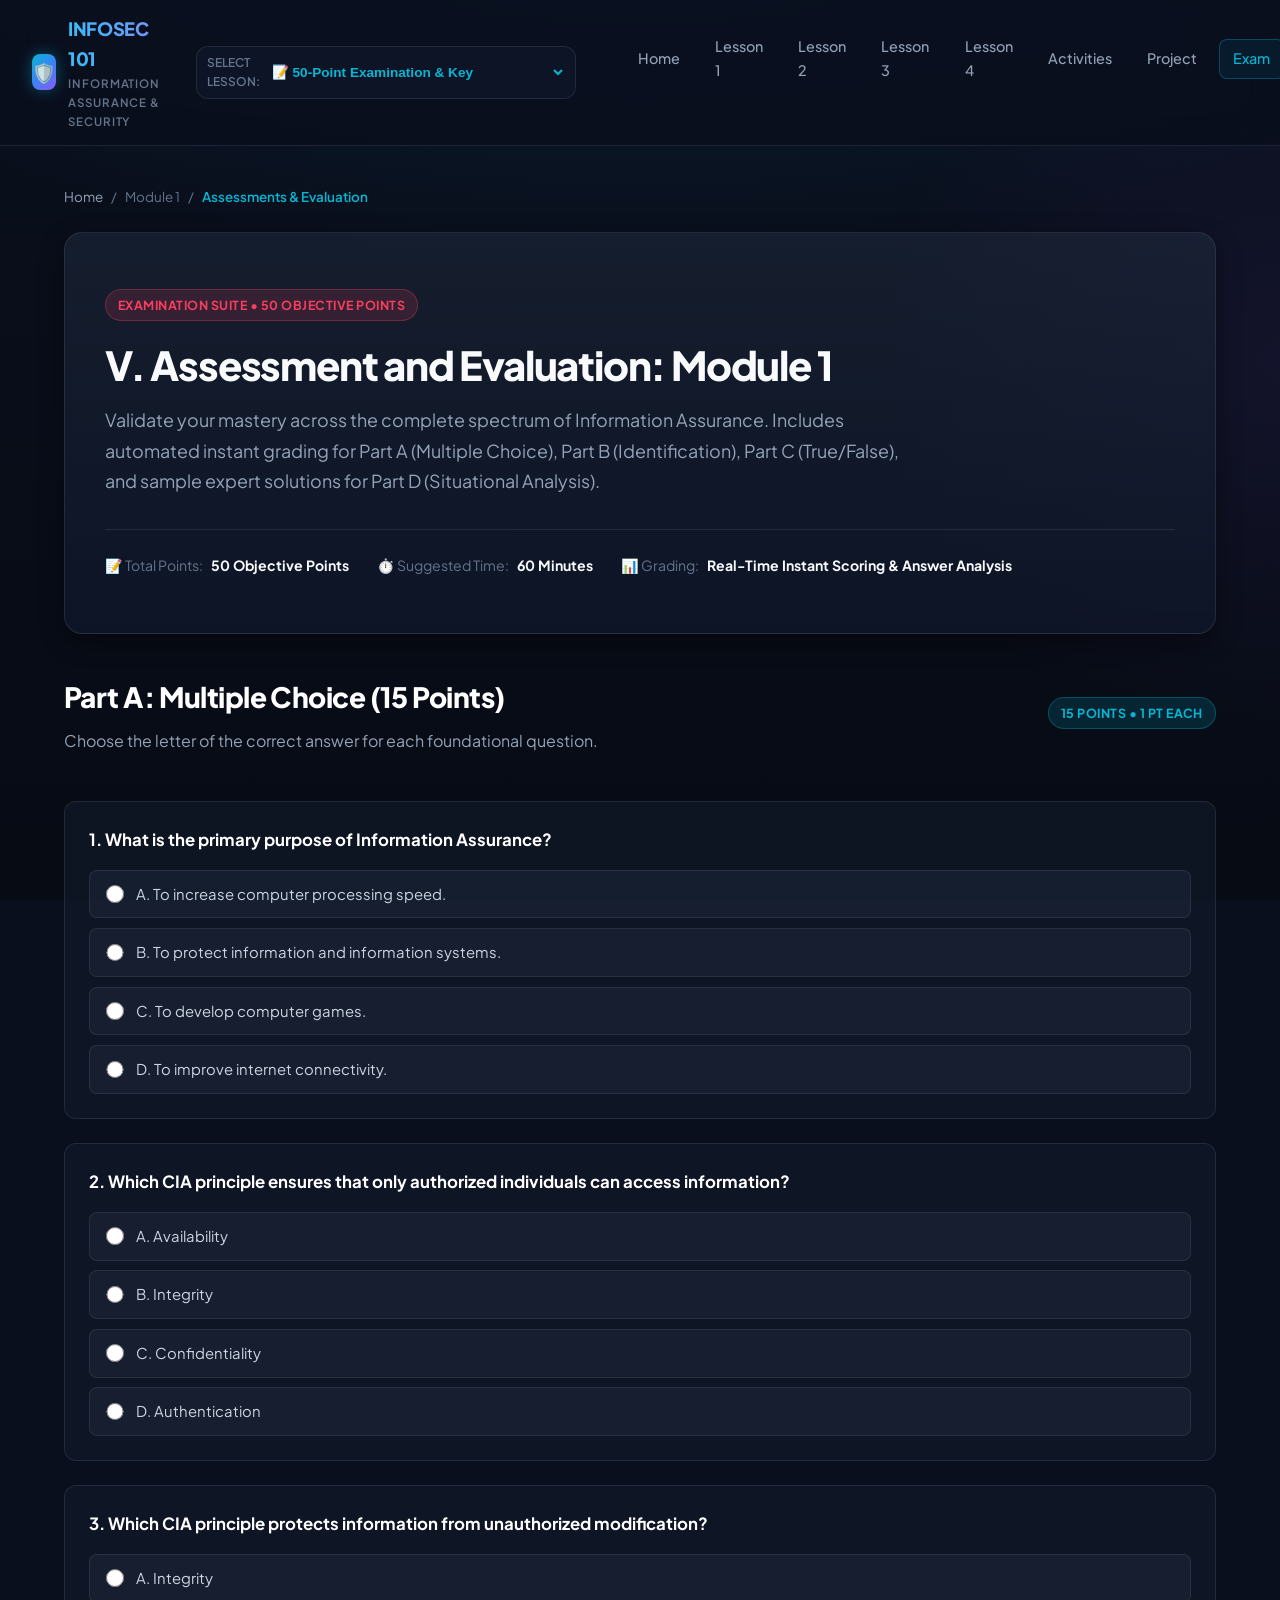
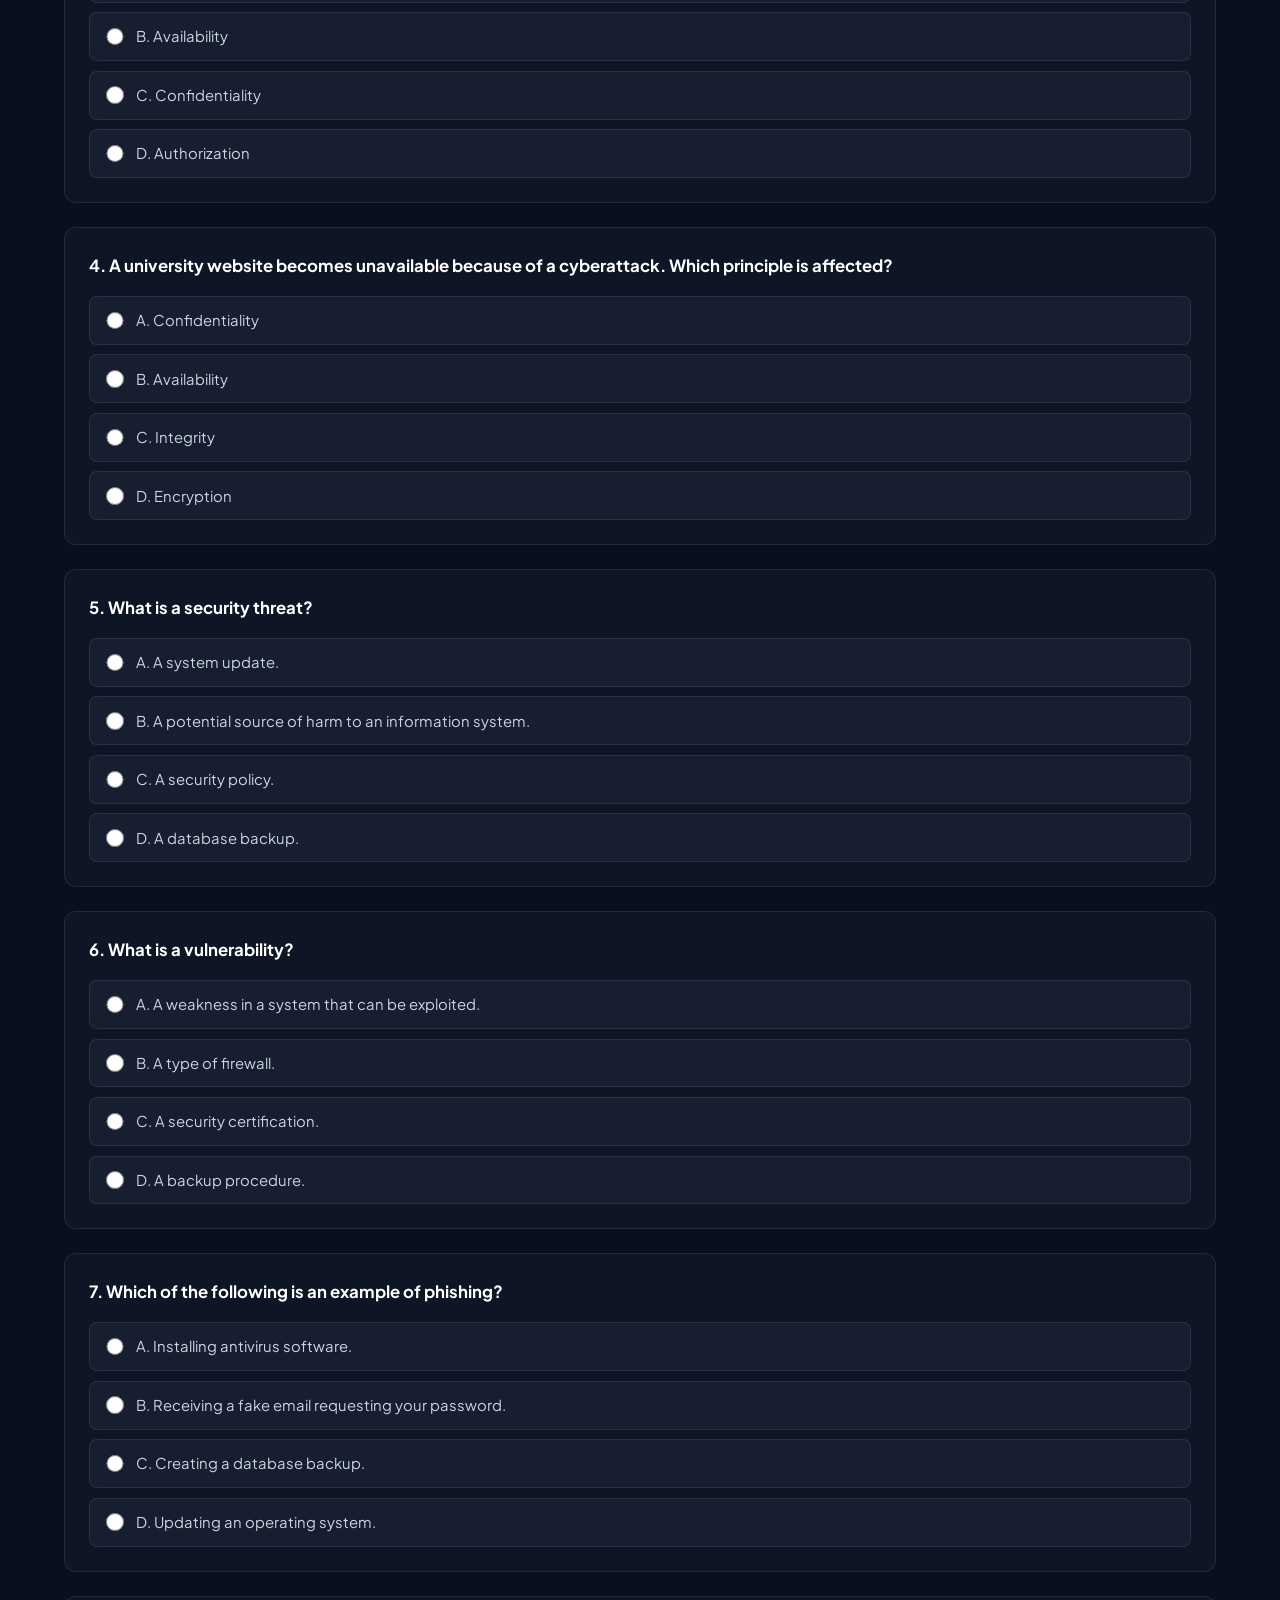
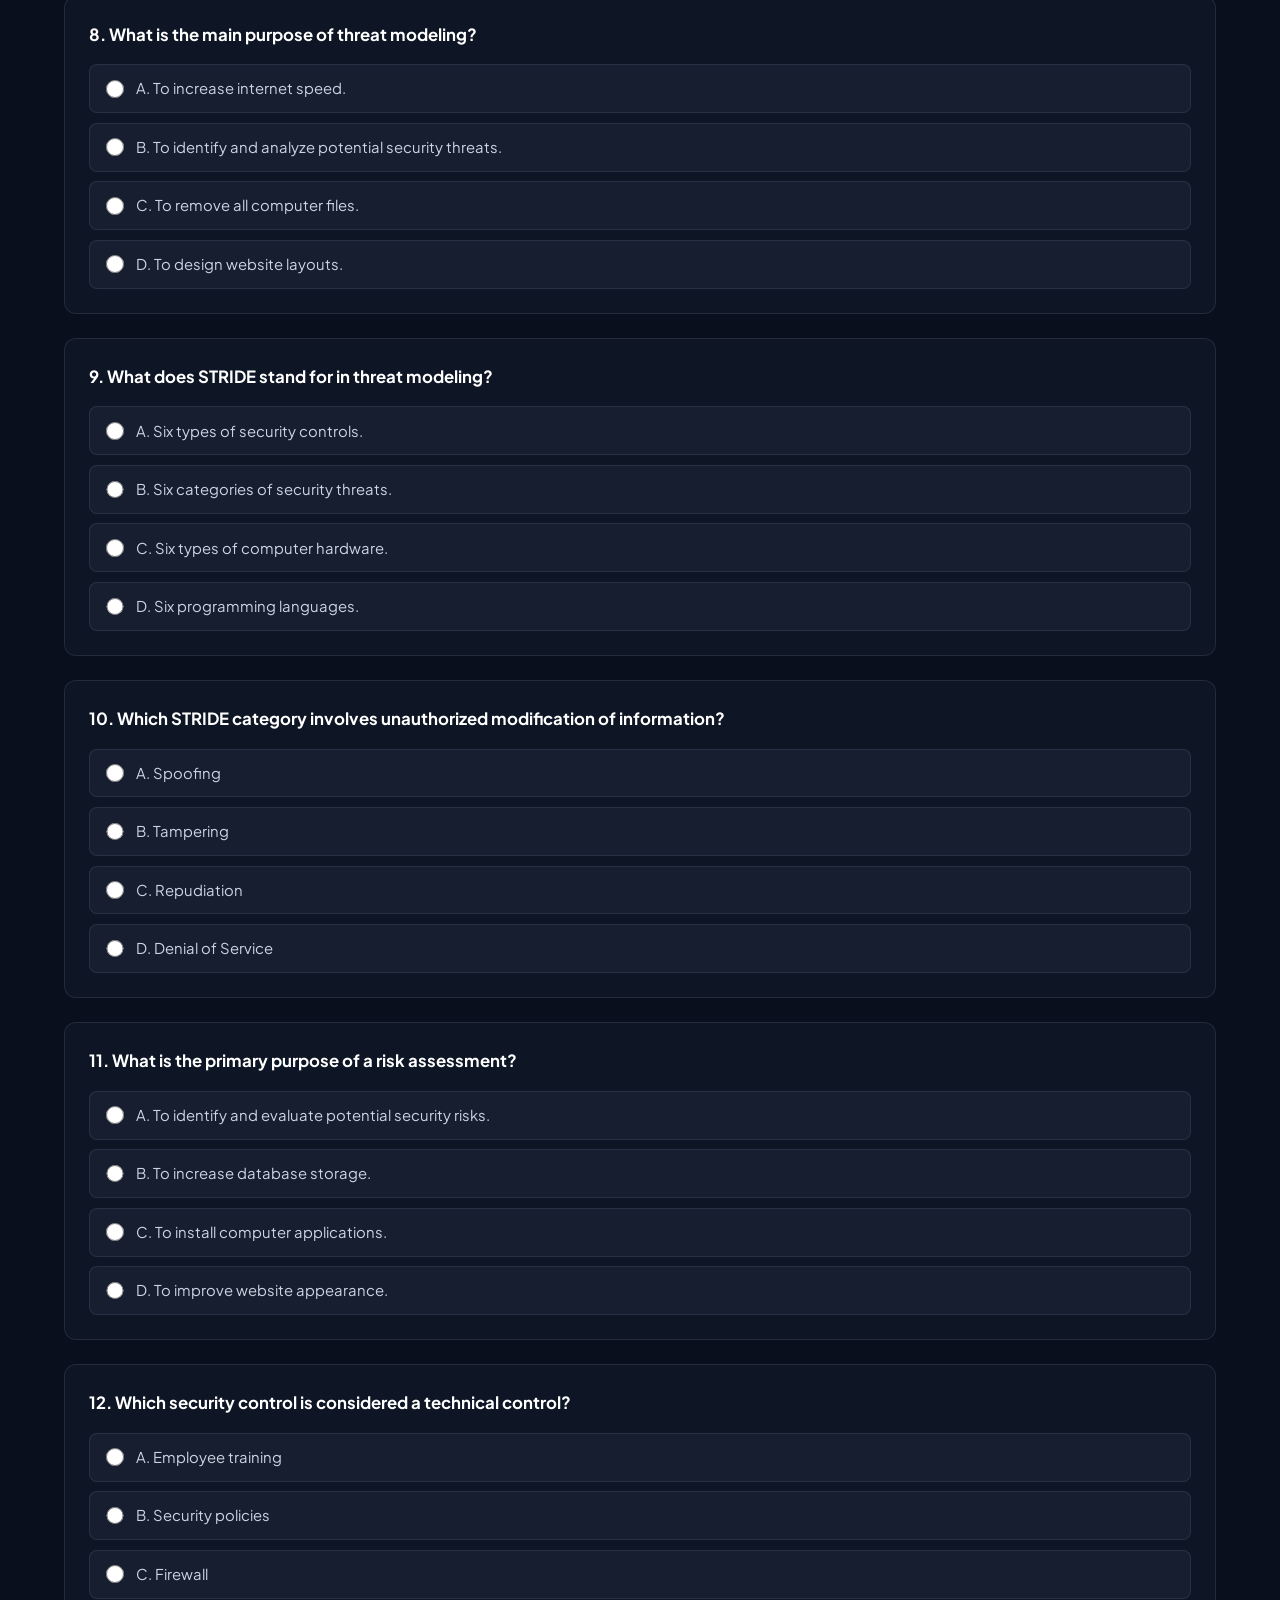
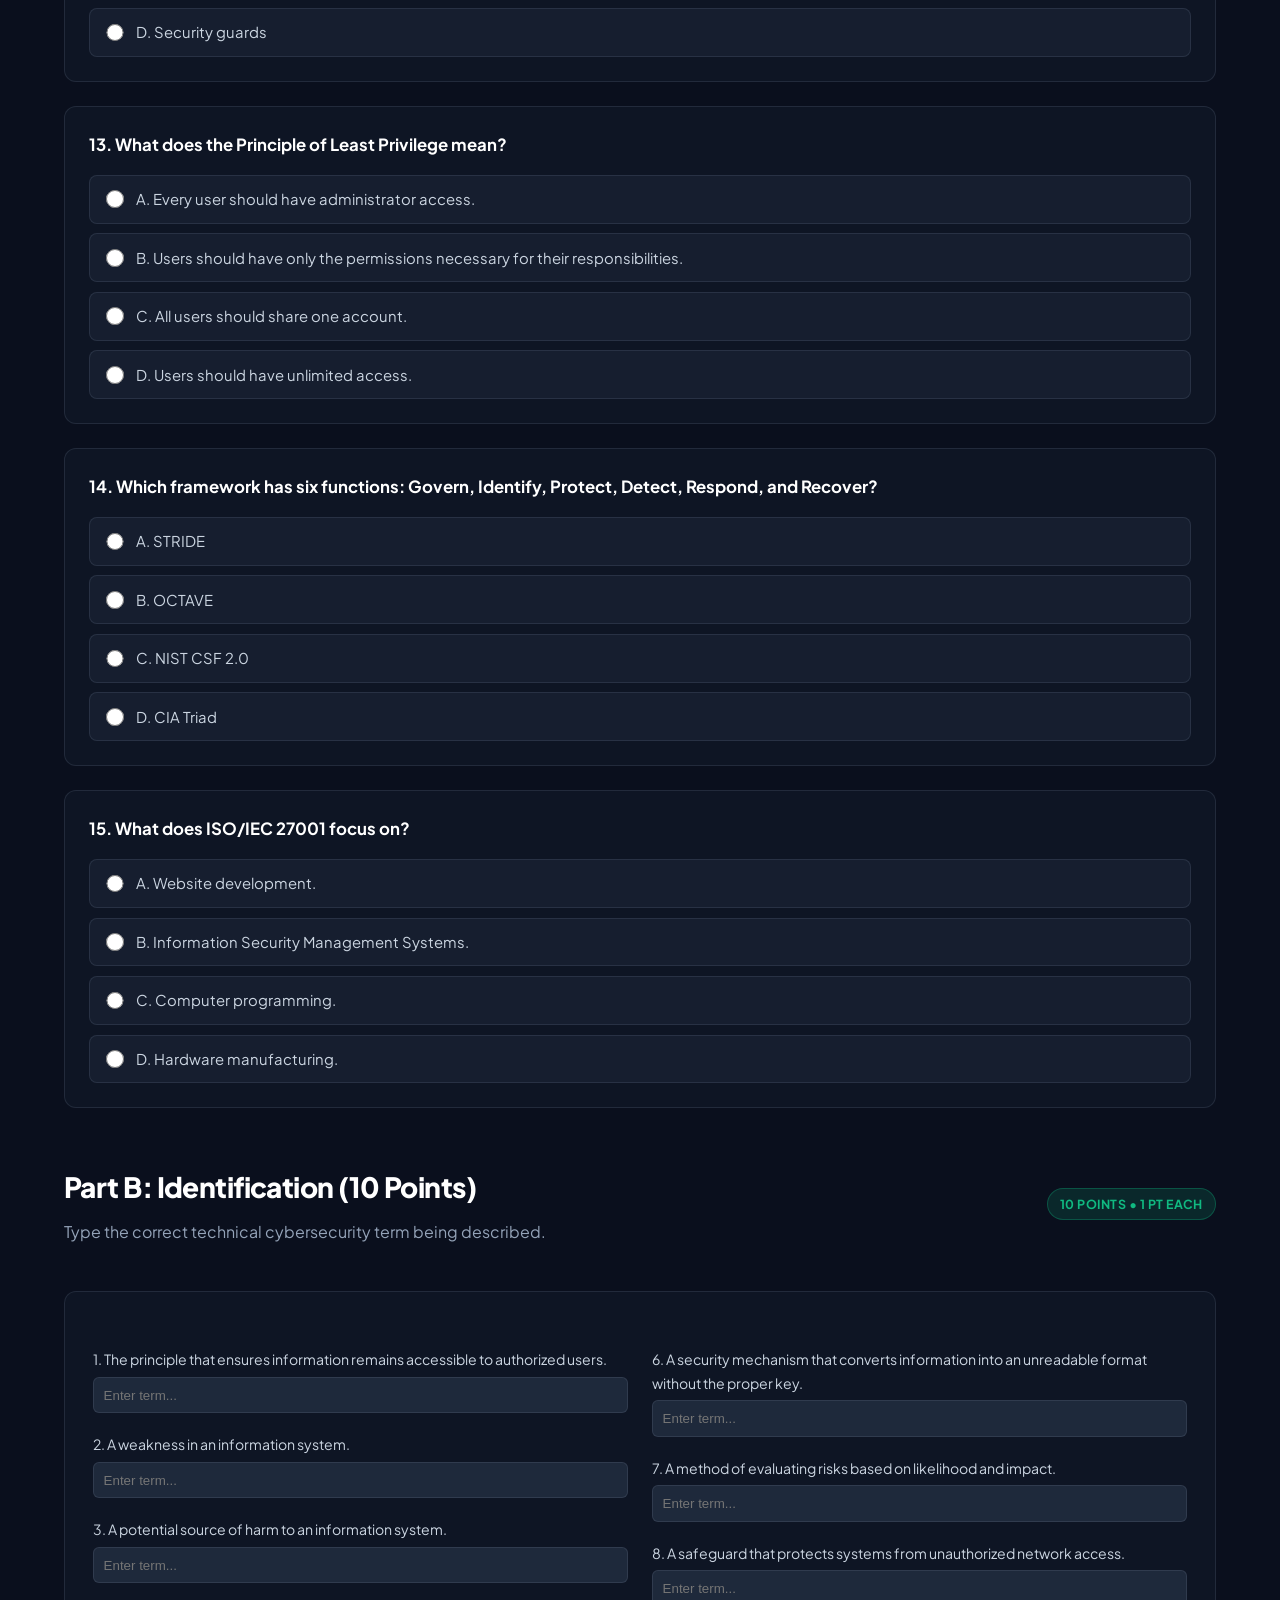
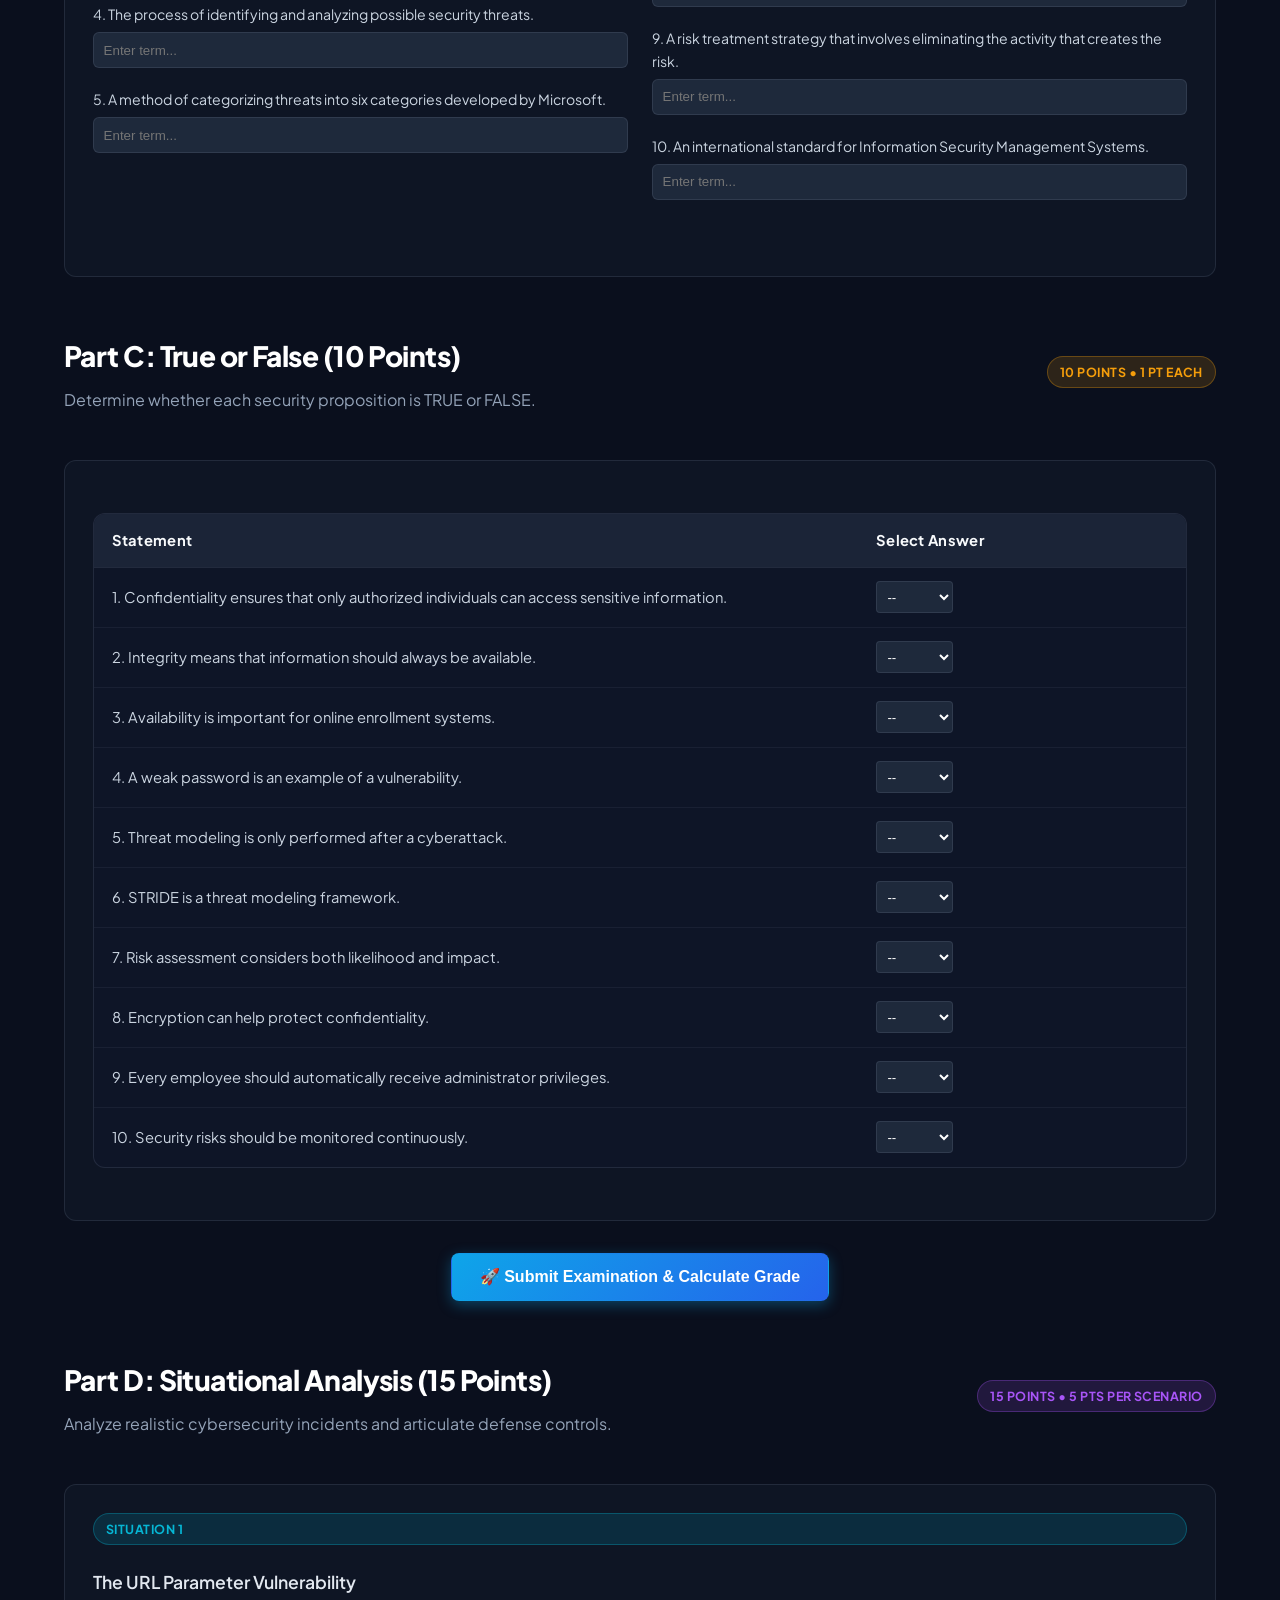
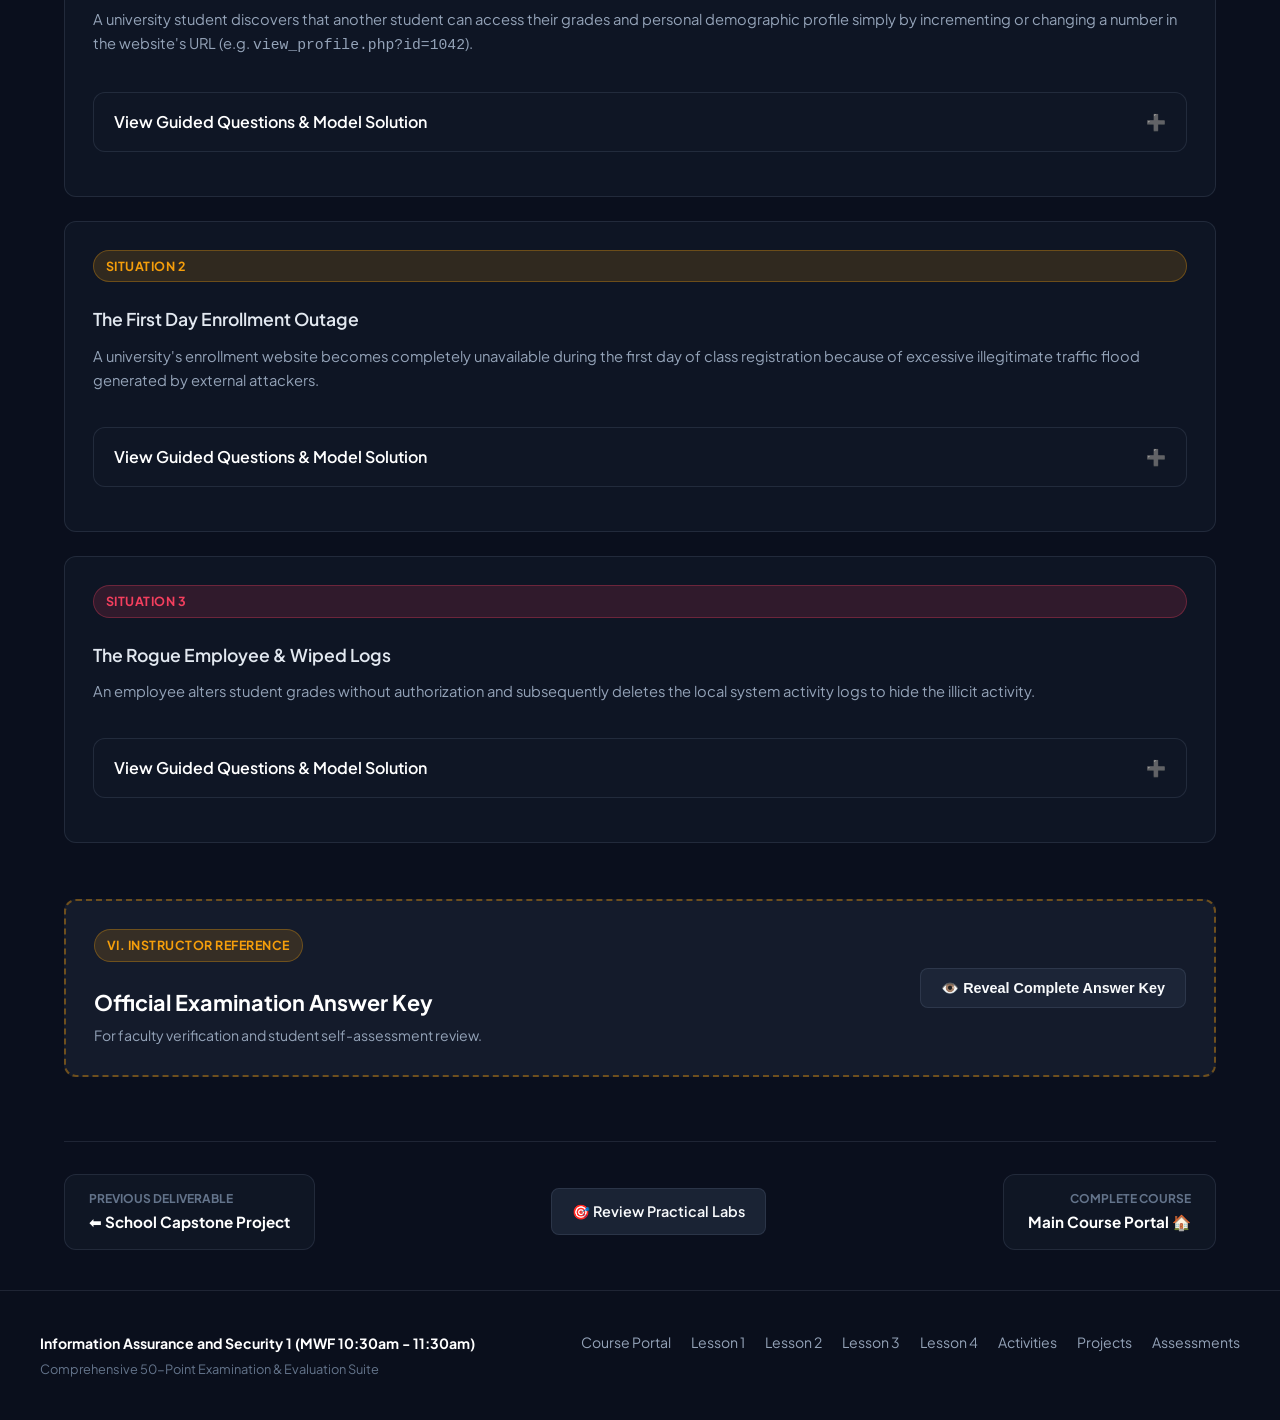
<file: Assessments/index.html>
<!DOCTYPE html>
<html lang="en">
<head>
  <meta charset="UTF-8">
  <meta name="viewport" content="width=device-width, initial-scale=1.0">
  <title>Assessment &amp; Examination | INFOSEC 101</title>
  <link rel="stylesheet" href="../assets/css/style.css">
  <link rel="preconnect" href="https://fonts.googleapis.com">
  <link rel="preconnect" href="https://fonts.gstatic.com" crossorigin>
  <link href="https://fonts.googleapis.com/css2?family=Fira+Code:wght@400;600&family=Plus+Jakarta+Sans:wght@400;500;600;700;800&display=swap" rel="stylesheet">
</head>
<body>
  <div id="progress-bar"></div>

  <!-- Header Navigation -->
  <header class="navbar">
    <a href="../index.html" class="nav-brand">
      <div class="brand-icon">🛡️</div>
      <div class="brand-title">
        <span>INFOSEC 101</span>
        <span>Information Assurance &amp; Security</span>
      </div>
    </a>

    <div class="nav-selector">
      <label for="lesson-quick-select">Select Lesson:</label>
      <select id="lesson-quick-select">
        <option value="../index.html">🏠 Course Overview</option>
        <option value="../Lesson 1/index.html">Lesson 1: CIA Triad &amp; IA Intro</option>
        <option value="../Lesson 2/index.html">Lesson 2: Threat Modeling &amp; STRIDE</option>
        <option value="../Lesson 3/index.html">Lesson 3: Vulnerabilities &amp; Controls</option>
        <option value="../Lesson 4/index.html">Lesson 4: Risk Assessment &amp; Frameworks</option>
        <option value="../Activities/index.html">🎯 Case Study &amp; Activities</option>
        <option value="../Projects/index.html">💼 School Capstone Project</option>
        <option value="index.html" selected>📝 50-Point Examination &amp; Key</option>
      </select>
    </div>

    <ul class="nav-links">
      <li><a href="../index.html" class="nav-link">Home</a></li>
      <li><a href="../Lesson 1/index.html" class="nav-link">Lesson 1</a></li>
      <li><a href="../Lesson 2/index.html" class="nav-link">Lesson 2</a></li>
      <li><a href="../Lesson 3/index.html" class="nav-link">Lesson 3</a></li>
      <li><a href="../Lesson 4/index.html" class="nav-link">Lesson 4</a></li>
      <li><a href="../Activities/index.html" class="nav-link">Activities</a></li>
      <li><a href="../Projects/index.html" class="nav-link">Project</a></li>
      <li><a href="index.html" class="nav-link active">Exam</a></li>
    </ul>
  </header>

  <main class="container">
    <!-- Breadcrumb -->
    <div class="breadcrumbs">
      <a href="../index.html">Home</a>
      <span>/</span>
      <span>Module 1</span>
      <span>/</span>
      <span class="current">Assessments &amp; Evaluation</span>
    </div>

    <!-- Hero Banner -->
    <section class="hero-banner">
      <span class="badge-tag badge-rose">Examination Suite • 50 Objective Points</span>
      <h1 class="hero-title">V. Assessment and Evaluation: Module 1</h1>
      <p class="hero-subtitle">
        Validate your mastery across the complete spectrum of Information Assurance. Includes automated instant grading for Part A (Multiple Choice), Part B (Identification), Part C (True/False), and sample expert solutions for Part D (Situational Analysis).
      </p>

      <div class="hero-meta">
        <div class="meta-item"><span>📝 Total Points:</span> <strong>50 Objective Points</strong></div>
        <div class="meta-item"><span>⏱️ Suggested Time:</span> <strong>60 Minutes</strong></div>
        <div class="meta-item"><span>📊 Grading:</span> <strong>Real-Time Instant Scoring &amp; Answer Analysis</strong></div>
      </div>
    </section>

    <!-- Score Summary Floating Card -->
    <div id="exam-scorecard" class="card" style="display: none; background: rgba(15, 23, 42, 0.95); border-color: var(--color-cyan); margin-bottom: 2rem;">
      <div style="display: flex; justify-content: space-between; align-items: center; flex-wrap: wrap; gap: 1rem;">
        <div>
          <span class="badge-tag badge-emerald">Examination Completed</span>
          <h2 style="margin: 0.2rem 0; color: #fff;">Your Examination Scorecard</h2>
          <p id="score-summary-text" style="color: var(--text-muted); font-size: 0.95rem; margin: 0;"></p>
        </div>
        <div style="text-align: right;">
          <div id="total-score-val" style="font-size: 2.5rem; font-weight: 800; color: var(--color-cyan); font-family: var(--font-mono);">0 / 35</div>
          <button class="btn btn-secondary btn-sm" onclick="resetExam()">🔄 Retake Exam</button>
        </div>
      </div>
    </div>

    <!-- PART A: MULTIPLE CHOICE (15 Points) -->
    <section class="section" id="part-a">
      <div class="section-header">
        <div style="display: flex; justify-content: space-between; align-items: center; flex-wrap: wrap; gap: 1rem;">
          <div>
            <h2 class="section-title">Part A: Multiple Choice (15 Points)</h2>
            <p class="section-lead">Choose the letter of the correct answer for each foundational question.</p>
          </div>
          <span class="badge-tag">15 Points • 1 pt each</span>
        </div>
      </div>

      <form id="mc-form">
        <!-- Question 1 -->
        <div class="quiz-item" id="mc-q1">
          <div class="question-text">1. What is the primary purpose of Information Assurance?</div>
          <div class="options-group">
            <label class="option-label"><input type="radio" name="mc1" value="A"> A. To increase computer processing speed.</label>
            <label class="option-label"><input type="radio" name="mc1" value="B"> B. To protect information and information systems.</label>
            <label class="option-label"><input type="radio" name="mc1" value="C"> C. To develop computer games.</label>
            <label class="option-label"><input type="radio" name="mc1" value="D"> D. To improve internet connectivity.</label>
          </div>
        </div>

        <!-- Question 2 -->
        <div class="quiz-item" id="mc-q2">
          <div class="question-text">2. Which CIA principle ensures that only authorized individuals can access information?</div>
          <div class="options-group">
            <label class="option-label"><input type="radio" name="mc2" value="A"> A. Availability</label>
            <label class="option-label"><input type="radio" name="mc2" value="B"> B. Integrity</label>
            <label class="option-label"><input type="radio" name="mc2" value="C"> C. Confidentiality</label>
            <label class="option-label"><input type="radio" name="mc2" value="D"> D. Authentication</label>
          </div>
        </div>

        <!-- Question 3 -->
        <div class="quiz-item" id="mc-q3">
          <div class="question-text">3. Which CIA principle protects information from unauthorized modification?</div>
          <div class="options-group">
            <label class="option-label"><input type="radio" name="mc3" value="A"> A. Integrity</label>
            <label class="option-label"><input type="radio" name="mc3" value="B"> B. Availability</label>
            <label class="option-label"><input type="radio" name="mc3" value="C"> C. Confidentiality</label>
            <label class="option-label"><input type="radio" name="mc3" value="D"> D. Authorization</label>
          </div>
        </div>

        <!-- Question 4 -->
        <div class="quiz-item" id="mc-q4">
          <div class="question-text">4. A university website becomes unavailable because of a cyberattack. Which principle is affected?</div>
          <div class="options-group">
            <label class="option-label"><input type="radio" name="mc4" value="A"> A. Confidentiality</label>
            <label class="option-label"><input type="radio" name="mc4" value="B"> B. Availability</label>
            <label class="option-label"><input type="radio" name="mc4" value="C"> C. Integrity</label>
            <label class="option-label"><input type="radio" name="mc4" value="D"> D. Encryption</label>
          </div>
        </div>

        <!-- Question 5 -->
        <div class="quiz-item" id="mc-q5">
          <div class="question-text">5. What is a security threat?</div>
          <div class="options-group">
            <label class="option-label"><input type="radio" name="mc5" value="A"> A. A system update.</label>
            <label class="option-label"><input type="radio" name="mc5" value="B"> B. A potential source of harm to an information system.</label>
            <label class="option-label"><input type="radio" name="mc5" value="C"> C. A security policy.</label>
            <label class="option-label"><input type="radio" name="mc5" value="D"> D. A database backup.</label>
          </div>
        </div>

        <!-- Question 6 -->
        <div class="quiz-item" id="mc-q6">
          <div class="question-text">6. What is a vulnerability?</div>
          <div class="options-group">
            <label class="option-label"><input type="radio" name="mc6" value="A"> A. A weakness in a system that can be exploited.</label>
            <label class="option-label"><input type="radio" name="mc6" value="B"> B. A type of firewall.</label>
            <label class="option-label"><input type="radio" name="mc6" value="C"> C. A security certification.</label>
            <label class="option-label"><input type="radio" name="mc6" value="D"> D. A backup procedure.</label>
          </div>
        </div>

        <!-- Question 7 -->
        <div class="quiz-item" id="mc-q7">
          <div class="question-text">7. Which of the following is an example of phishing?</div>
          <div class="options-group">
            <label class="option-label"><input type="radio" name="mc7" value="A"> A. Installing antivirus software.</label>
            <label class="option-label"><input type="radio" name="mc7" value="B"> B. Receiving a fake email requesting your password.</label>
            <label class="option-label"><input type="radio" name="mc7" value="C"> C. Creating a database backup.</label>
            <label class="option-label"><input type="radio" name="mc7" value="D"> D. Updating an operating system.</label>
          </div>
        </div>

        <!-- Question 8 -->
        <div class="quiz-item" id="mc-q8">
          <div class="question-text">8. What is the main purpose of threat modeling?</div>
          <div class="options-group">
            <label class="option-label"><input type="radio" name="mc8" value="A"> A. To increase internet speed.</label>
            <label class="option-label"><input type="radio" name="mc8" value="B"> B. To identify and analyze potential security threats.</label>
            <label class="option-label"><input type="radio" name="mc8" value="C"> C. To remove all computer files.</label>
            <label class="option-label"><input type="radio" name="mc8" value="D"> D. To design website layouts.</label>
          </div>
        </div>

        <!-- Question 9 -->
        <div class="quiz-item" id="mc-q9">
          <div class="question-text">9. What does STRIDE stand for in threat modeling?</div>
          <div class="options-group">
            <label class="option-label"><input type="radio" name="mc9" value="A"> A. Six types of security controls.</label>
            <label class="option-label"><input type="radio" name="mc9" value="B"> B. Six categories of security threats.</label>
            <label class="option-label"><input type="radio" name="mc9" value="C"> C. Six types of computer hardware.</label>
            <label class="option-label"><input type="radio" name="mc9" value="D"> D. Six programming languages.</label>
          </div>
        </div>

        <!-- Question 10 -->
        <div class="quiz-item" id="mc-q10">
          <div class="question-text">10. Which STRIDE category involves unauthorized modification of information?</div>
          <div class="options-group">
            <label class="option-label"><input type="radio" name="mc10" value="A"> A. Spoofing</label>
            <label class="option-label"><input type="radio" name="mc10" value="B"> B. Tampering</label>
            <label class="option-label"><input type="radio" name="mc10" value="C"> C. Repudiation</label>
            <label class="option-label"><input type="radio" name="mc10" value="D"> D. Denial of Service</label>
          </div>
        </div>

        <!-- Question 11 -->
        <div class="quiz-item" id="mc-q11">
          <div class="question-text">11. What is the primary purpose of a risk assessment?</div>
          <div class="options-group">
            <label class="option-label"><input type="radio" name="mc11" value="A"> A. To identify and evaluate potential security risks.</label>
            <label class="option-label"><input type="radio" name="mc11" value="B"> B. To increase database storage.</label>
            <label class="option-label"><input type="radio" name="mc11" value="C"> C. To install computer applications.</label>
            <label class="option-label"><input type="radio" name="mc11" value="D"> D. To improve website appearance.</label>
          </div>
        </div>

        <!-- Question 12 -->
        <div class="quiz-item" id="mc-q12">
          <div class="question-text">12. Which security control is considered a technical control?</div>
          <div class="options-group">
            <label class="option-label"><input type="radio" name="mc12" value="A"> A. Employee training</label>
            <label class="option-label"><input type="radio" name="mc12" value="B"> B. Security policies</label>
            <label class="option-label"><input type="radio" name="mc12" value="C"> C. Firewall</label>
            <label class="option-label"><input type="radio" name="mc12" value="D"> D. Security guards</label>
          </div>
        </div>

        <!-- Question 13 -->
        <div class="quiz-item" id="mc-q13">
          <div class="question-text">13. What does the Principle of Least Privilege mean?</div>
          <div class="options-group">
            <label class="option-label"><input type="radio" name="mc13" value="A"> A. Every user should have administrator access.</label>
            <label class="option-label"><input type="radio" name="mc13" value="B"> B. Users should have only the permissions necessary for their responsibilities.</label>
            <label class="option-label"><input type="radio" name="mc13" value="C"> C. All users should share one account.</label>
            <label class="option-label"><input type="radio" name="mc13" value="D"> D. Users should have unlimited access.</label>
          </div>
        </div>

        <!-- Question 14 -->
        <div class="quiz-item" id="mc-q14">
          <div class="question-text">14. Which framework has six functions: Govern, Identify, Protect, Detect, Respond, and Recover?</div>
          <div class="options-group">
            <label class="option-label"><input type="radio" name="mc14" value="A"> A. STRIDE</label>
            <label class="option-label"><input type="radio" name="mc14" value="B"> B. OCTAVE</label>
            <label class="option-label"><input type="radio" name="mc14" value="C"> C. NIST CSF 2.0</label>
            <label class="option-label"><input type="radio" name="mc14" value="D"> D. CIA Triad</label>
          </div>
        </div>

        <!-- Question 15 -->
        <div class="quiz-item" id="mc-q15">
          <div class="question-text">15. What does ISO/IEC 27001 focus on?</div>
          <div class="options-group">
            <label class="option-label"><input type="radio" name="mc15" value="A"> A. Website development.</label>
            <label class="option-label"><input type="radio" name="mc15" value="B"> B. Information Security Management Systems.</label>
            <label class="option-label"><input type="radio" name="mc15" value="C"> C. Computer programming.</label>
            <label class="option-label"><input type="radio" name="mc15" value="D"> D. Hardware manufacturing.</label>
          </div>
        </div>
      </form>
    </section>

    <!-- PART B: IDENTIFICATION (10 Points) -->
    <section class="section" id="part-b">
      <div class="section-header">
        <div style="display: flex; justify-content: space-between; align-items: center; flex-wrap: wrap; gap: 1rem;">
          <div>
            <h2 class="section-title">Part B: Identification (10 Points)</h2>
            <p class="section-lead">Type the correct technical cybersecurity term being described.</p>
          </div>
          <span class="badge-tag badge-emerald">10 Points • 1 pt each</span>
        </div>
      </div>

      <div class="card">
        <div class="grid-2">
          <div>
            <div style="margin-bottom: 1.25rem;">
              <label style="font-size:0.88rem; color:#cbd5e1; display:block; margin-bottom:0.35rem;">1. The principle that ensures information remains accessible to authorized users.</label>
              <input type="text" id="id-1" placeholder="Enter term..." style="width:100%; padding:0.6rem; background:#1e293b; color:#fff; border:1px solid var(--border-color); border-radius:6px;">
            </div>
            <div style="margin-bottom: 1.25rem;">
              <label style="font-size:0.88rem; color:#cbd5e1; display:block; margin-bottom:0.35rem;">2. A weakness in an information system.</label>
              <input type="text" id="id-2" placeholder="Enter term..." style="width:100%; padding:0.6rem; background:#1e293b; color:#fff; border:1px solid var(--border-color); border-radius:6px;">
            </div>
            <div style="margin-bottom: 1.25rem;">
              <label style="font-size:0.88rem; color:#cbd5e1; display:block; margin-bottom:0.35rem;">3. A potential source of harm to an information system.</label>
              <input type="text" id="id-3" placeholder="Enter term..." style="width:100%; padding:0.6rem; background:#1e293b; color:#fff; border:1px solid var(--border-color); border-radius:6px;">
            </div>
            <div style="margin-bottom: 1.25rem;">
              <label style="font-size:0.88rem; color:#cbd5e1; display:block; margin-bottom:0.35rem;">4. The process of identifying and analyzing possible security threats.</label>
              <input type="text" id="id-4" placeholder="Enter term..." style="width:100%; padding:0.6rem; background:#1e293b; color:#fff; border:1px solid var(--border-color); border-radius:6px;">
            </div>
            <div style="margin-bottom: 1.25rem;">
              <label style="font-size:0.88rem; color:#cbd5e1; display:block; margin-bottom:0.35rem;">5. A method of categorizing threats into six categories developed by Microsoft.</label>
              <input type="text" id="id-5" placeholder="Enter term..." style="width:100%; padding:0.6rem; background:#1e293b; color:#fff; border:1px solid var(--border-color); border-radius:6px;">
            </div>
          </div>

          <div>
            <div style="margin-bottom: 1.25rem;">
              <label style="font-size:0.88rem; color:#cbd5e1; display:block; margin-bottom:0.35rem;">6. A security mechanism that converts information into an unreadable format without the proper key.</label>
              <input type="text" id="id-6" placeholder="Enter term..." style="width:100%; padding:0.6rem; background:#1e293b; color:#fff; border:1px solid var(--border-color); border-radius:6px;">
            </div>
            <div style="margin-bottom: 1.25rem;">
              <label style="font-size:0.88rem; color:#cbd5e1; display:block; margin-bottom:0.35rem;">7. A method of evaluating risks based on likelihood and impact.</label>
              <input type="text" id="id-7" placeholder="Enter term..." style="width:100%; padding:0.6rem; background:#1e293b; color:#fff; border:1px solid var(--border-color); border-radius:6px;">
            </div>
            <div style="margin-bottom: 1.25rem;">
              <label style="font-size:0.88rem; color:#cbd5e1; display:block; margin-bottom:0.35rem;">8. A safeguard that protects systems from unauthorized network access.</label>
              <input type="text" id="id-8" placeholder="Enter term..." style="width:100%; padding:0.6rem; background:#1e293b; color:#fff; border:1px solid var(--border-color); border-radius:6px;">
            </div>
            <div style="margin-bottom: 1.25rem;">
              <label style="font-size:0.88rem; color:#cbd5e1; display:block; margin-bottom:0.35rem;">9. A risk treatment strategy that involves eliminating the activity that creates the risk.</label>
              <input type="text" id="id-9" placeholder="Enter term..." style="width:100%; padding:0.6rem; background:#1e293b; color:#fff; border:1px solid var(--border-color); border-radius:6px;">
            </div>
            <div style="margin-bottom: 1.25rem;">
              <label style="font-size:0.88rem; color:#cbd5e1; display:block; margin-bottom:0.35rem;">10. An international standard for Information Security Management Systems.</label>
              <input type="text" id="id-10" placeholder="Enter term..." style="width:100%; padding:0.6rem; background:#1e293b; color:#fff; border:1px solid var(--border-color); border-radius:6px;">
            </div>
          </div>
        </div>
      </div>
    </section>

    <!-- PART C: TRUE OR FALSE (10 Points) -->
    <section class="section" id="part-c">
      <div class="section-header">
        <div style="display: flex; justify-content: space-between; align-items: center; flex-wrap: wrap; gap: 1rem;">
          <div>
            <h2 class="section-title">Part C: True or False (10 Points)</h2>
            <p class="section-lead">Determine whether each security proposition is TRUE or FALSE.</p>
          </div>
          <span class="badge-tag badge-amber">10 Points • 1 pt each</span>
        </div>
      </div>

      <div class="card">
        <div class="table-responsive">
          <table>
            <thead>
              <tr>
                <th style="width: 70%;">Statement</th>
                <th>Select Answer</th>
              </tr>
            </thead>
            <tbody>
              <tr>
                <td>1. Confidentiality ensures that only authorized individuals can access sensitive information.</td>
                <td>
                  <select id="tf-1" style="background:#1e293b; color:#fff; padding:0.4rem; border:1px solid var(--border-color); border-radius:4px;">
                    <option value="">--</option><option value="TRUE">TRUE</option><option value="FALSE">FALSE</option>
                  </select>
                </td>
              </tr>
              <tr>
                <td>2. Integrity means that information should always be available.</td>
                <td>
                  <select id="tf-2" style="background:#1e293b; color:#fff; padding:0.4rem; border:1px solid var(--border-color); border-radius:4px;">
                    <option value="">--</option><option value="TRUE">TRUE</option><option value="FALSE">FALSE</option>
                  </select>
                </td>
              </tr>
              <tr>
                <td>3. Availability is important for online enrollment systems.</td>
                <td>
                  <select id="tf-3" style="background:#1e293b; color:#fff; padding:0.4rem; border:1px solid var(--border-color); border-radius:4px;">
                    <option value="">--</option><option value="TRUE">TRUE</option><option value="FALSE">FALSE</option>
                  </select>
                </td>
              </tr>
              <tr>
                <td>4. A weak password is an example of a vulnerability.</td>
                <td>
                  <select id="tf-4" style="background:#1e293b; color:#fff; padding:0.4rem; border:1px solid var(--border-color); border-radius:4px;">
                    <option value="">--</option><option value="TRUE">TRUE</option><option value="FALSE">FALSE</option>
                  </select>
                </td>
              </tr>
              <tr>
                <td>5. Threat modeling is only performed after a cyberattack.</td>
                <td>
                  <select id="tf-5" style="background:#1e293b; color:#fff; padding:0.4rem; border:1px solid var(--border-color); border-radius:4px;">
                    <option value="">--</option><option value="TRUE">TRUE</option><option value="FALSE">FALSE</option>
                  </select>
                </td>
              </tr>
              <tr>
                <td>6. STRIDE is a threat modeling framework.</td>
                <td>
                  <select id="tf-6" style="background:#1e293b; color:#fff; padding:0.4rem; border:1px solid var(--border-color); border-radius:4px;">
                    <option value="">--</option><option value="TRUE">TRUE</option><option value="FALSE">FALSE</option>
                  </select>
                </td>
              </tr>
              <tr>
                <td>7. Risk assessment considers both likelihood and impact.</td>
                <td>
                  <select id="tf-7" style="background:#1e293b; color:#fff; padding:0.4rem; border:1px solid var(--border-color); border-radius:4px;">
                    <option value="">--</option><option value="TRUE">TRUE</option><option value="FALSE">FALSE</option>
                  </select>
                </td>
              </tr>
              <tr>
                <td>8. Encryption can help protect confidentiality.</td>
                <td>
                  <select id="tf-8" style="background:#1e293b; color:#fff; padding:0.4rem; border:1px solid var(--border-color); border-radius:4px;">
                    <option value="">--</option><option value="TRUE">TRUE</option><option value="FALSE">FALSE</option>
                  </select>
                </td>
              </tr>
              <tr>
                <td>9. Every employee should automatically receive administrator privileges.</td>
                <td>
                  <select id="tf-9" style="background:#1e293b; color:#fff; padding:0.4rem; border:1px solid var(--border-color); border-radius:4px;">
                    <option value="">--</option><option value="TRUE">TRUE</option><option value="FALSE">FALSE</option>
                  </select>
                </td>
              </tr>
              <tr>
                <td>10. Security risks should be monitored continuously.</td>
                <td>
                  <select id="tf-10" style="background:#1e293b; color:#fff; padding:0.4rem; border:1px solid var(--border-color); border-radius:4px;">
                    <option value="">--</option><option value="TRUE">TRUE</option><option value="FALSE">FALSE</option>
                  </select>
                </td>
              </tr>
            </tbody>
          </table>
        </div>
      </div>

      <div style="margin-top: 2rem; text-align: center;">
        <button type="button" class="btn btn-primary btn-lg" onclick="gradeExam()">
          🚀 Submit Examination &amp; Calculate Grade
        </button>
      </div>
    </section>

    <!-- PART D: SITUATIONAL ANALYSIS (15 Points) -->
    <section class="section" id="part-d">
      <div class="section-header">
        <div style="display: flex; justify-content: space-between; align-items: center; flex-wrap: wrap; gap: 1rem;">
          <div>
            <h2 class="section-title">Part D: Situational Analysis (15 Points)</h2>
            <p class="section-lead">Analyze realistic cybersecurity incidents and articulate defense controls.</p>
          </div>
          <span class="badge-tag badge-purple">15 Points • 5 pts per scenario</span>
        </div>
      </div>

      <!-- Situation 1 -->
      <div class="card" style="margin-bottom: 1.5rem;">
        <span class="badge-tag">Situation 1</span>
        <h4 style="margin: 0.2rem 0 0.6rem 0;">The URL Parameter Vulnerability</h4>
        <p style="font-size: 0.92rem; color: var(--text-muted);">
          A university student discovers that another student can access their grades and personal demographic profile simply by incrementing or changing a number in the website's URL (e.g. <code>view_profile.php?id=1042</code>).
        </p>
        <div class="accordion" style="margin-top: 1rem;">
          <div class="accordion-header">
            <span>View Guided Questions &amp; Model Solution</span>
            <span class="accordion-icon">➕</span>
          </div>
          <div class="accordion-content">
            <p><strong>Q1: What security vulnerability exists?</strong><br>Answer: <strong>Broken Object Level Authorization (BOLA)</strong> or <strong>Insecure Direct Object Reference (IDOR)</strong>, combined with insufficient access control checks.</p>
            <p><strong>Q2: Which CIA principle is affected?</strong><br>Answer: <strong>Confidentiality</strong>, because sensitive personal data is disclosed to unauthorized viewers.</p>
            <p style="margin-bottom: 0;"><strong>Q3: What security control would you recommend?</strong><br>Answer: Server-side validation enforcing that the session user token matches the requested resource ID, combined with indirect reference maps (UUIDs) and RBAC authorization middleware.</p>
          </div>
        </div>
      </div>

      <!-- Situation 2 -->
      <div class="card" style="margin-bottom: 1.5rem;">
        <span class="badge-tag badge-amber">Situation 2</span>
        <h4 style="margin: 0.2rem 0 0.6rem 0;">The First Day Enrollment Outage</h4>
        <p style="font-size: 0.92rem; color: var(--text-muted);">
          A university's enrollment website becomes completely unavailable during the first day of class registration because of excessive illegitimate traffic flood generated by external attackers.
        </p>
        <div class="accordion" style="margin-top: 1rem;">
          <div class="accordion-header">
            <span>View Guided Questions &amp; Model Solution</span>
            <span class="accordion-icon">➕</span>
          </div>
          <div class="accordion-content">
            <p><strong>Q1: What type of attack is occurring?</strong><br>Answer: <strong>Denial-of-Service (DoS)</strong> or <strong>Distributed Denial-of-Service (DDoS)</strong> attack.</p>
            <p><strong>Q2: Which CIA principle is affected?</strong><br>Answer: <strong>Availability</strong>, because authorized students cannot access the registration service.</p>
            <p style="margin-bottom: 0;"><strong>Q3: What security controls could prevent or reduce this incident?</strong><br>Answer: Cloud DDoS scrubbing (Cloudflare / AWS Shield), reverse proxy load balancers, rate limiting on HTTP requests, and dynamic auto-scaling web application clusters.</p>
          </div>
        </div>
      </div>

      <!-- Situation 3 -->
      <div class="card">
        <span class="badge-tag badge-rose">Situation 3</span>
        <h4 style="margin: 0.2rem 0 0.6rem 0;">The Rogue Employee &amp; Wiped Logs</h4>
        <p style="font-size: 0.92rem; color: var(--text-muted);">
          An employee alters student grades without authorization and subsequently deletes the local system activity logs to hide the illicit activity.
        </p>
        <div class="accordion" style="margin-top: 1rem;">
          <div class="accordion-header">
            <span>View Guided Questions &amp; Model Solution</span>
            <span class="accordion-icon">➕</span>
          </div>
          <div class="accordion-content">
            <p><strong>Q1: What two security principles are affected?</strong><br>Answer: <strong>Integrity</strong> (unauthorized alteration of grade records) and <strong>Availability / Accountability / Non-Repudiation</strong> (erasure of audit trails).</p>
            <p><strong>Q2: Which STRIDE categories are involved?</strong><br>Answer: <strong>Tampering</strong> (altering records and modifying log files) and <strong>Repudiation</strong> (deleting evidence so the employee can deny the action).</p>
            <p style="margin-bottom: 0;"><strong>Q3: What security controls could prevent or detect this activity?</strong><br>Answer: Separation of duties, centralized write-once immutable logging (WORM / SIEM) shipped in real time to an isolated server where even admins cannot delete records, and cryptographic file integrity monitoring (FIM).</p>
          </div>
        </div>
      </div>
    </section>

    <!-- INSTRUCTOR ANSWER KEY TOGGLE ZONE -->
    <section class="section" id="instructor-key-zone">
      <div class="card" style="border: 2px dashed rgba(245, 158, 11, 0.4); background: rgba(30, 41, 59, 0.5);">
        <div style="display: flex; justify-content: space-between; align-items: center; flex-wrap: wrap; gap: 1rem;">
          <div>
            <span class="badge-tag badge-amber">VI. Instructor Reference</span>
            <h3 style="margin: 0.2rem 0; color: #fff;">Official Examination Answer Key</h3>
            <p style="font-size: 0.88rem; color: var(--text-muted); margin: 0;">For faculty verification and student self-assessment review.</p>
          </div>
          <button id="btn-toggle-key" class="btn btn-secondary" onclick="toggleAnswerKey()">
            👁️ Reveal Complete Answer Key
          </button>
        </div>

        <div id="instructor-key-content" style="display: none; margin-top: 1.5rem; border-top: 1px solid var(--border-color); padding-top: 1.5rem;">
          <div class="grid-3">
            <div>
              <h4 style="color: var(--color-cyan); margin-top: 0;">Part A Answers (MCQ)</h4>
              <ol style="font-size: 0.85rem; line-height: 1.7; color: #cbd5e1;">
                <li><strong>B</strong> (Protect information and systems)</li>
                <li><strong>C</strong> (Confidentiality)</li>
                <li><strong>A</strong> (Integrity)</li>
                <li><strong>B</strong> (Availability)</li>
                <li><strong>B</strong> (Potential source of harm)</li>
                <li><strong>A</strong> (Weakness that can be exploited)</li>
                <li><strong>B</strong> (Fake email requesting password)</li>
                <li><strong>B</strong> (Identify &amp; analyze threats)</li>
                <li><strong>B</strong> (Six threat categories)</li>
                <li><strong>B</strong> (Tampering)</li>
                <li><strong>A</strong> (Identify &amp; evaluate risks)</li>
                <li><strong>C</strong> (Firewall)</li>
                <li><strong>B</strong> (Only necessary permissions)</li>
                <li><strong>C</strong> (NIST CSF 2.0)</li>
                <li><strong>B</strong> (ISMS)</li>
              </ol>
            </div>

            <div>
              <h4 style="color: var(--color-emerald); margin-top: 0;">Part B Answers (ID)</h4>
              <ol style="font-size: 0.85rem; line-height: 1.7; color: #cbd5e1;">
                <li>Availability</li>
                <li>Vulnerability</li>
                <li>Threat</li>
                <li>Threat Modeling</li>
                <li>STRIDE</li>
                <li>Encryption</li>
                <li>Risk Assessment / Risk Matrix</li>
                <li>Firewall</li>
                <li>Risk Avoidance</li>
                <li>ISO/IEC 27001</li>
              </ol>
            </div>

            <div>
              <h4 style="color: var(--color-amber); margin-top: 0;">Part C Answers (T/F)</h4>
              <ol style="font-size: 0.85rem; line-height: 1.7; color: #cbd5e1;">
                <li><strong>TRUE</strong></li>
                <li><strong>FALSE</strong> (Integrity = accuracy)</li>
                <li><strong>TRUE</strong></li>
                <li><strong>TRUE</strong></li>
                <li><strong>FALSE</strong> (Proactive in design)</li>
                <li><strong>TRUE</strong></li>
                <li><strong>TRUE</strong></li>
                <li><strong>TRUE</strong></li>
                <li><strong>FALSE</strong> (Violates PoLP)</li>
                <li><strong>TRUE</strong></li>
              </ol>
            </div>
          </div>
        </div>
      </div>
    </section>

    <!-- Bottom Navigation -->
    <div class="lesson-nav-bar">
      <a href="../Projects/index.html" class="lesson-nav-btn">
        <span class="sub">Previous Deliverable</span>
        <span class="title">⬅️ School Capstone Project</span>
      </a>

      <a href="../Activities/index.html" class="btn btn-secondary">
        <span>🎯 Review Practical Labs</span>
      </a>

      <a href="../index.html" class="lesson-nav-btn" style="text-align: right;">
        <span class="sub">Complete Course</span>
        <span class="title">Main Course Portal 🏠</span>
      </a>
    </div>
  </main>

  <!-- Global Footer -->
  <footer>
    <div class="footer-content">
      <div>
        <p style="margin-bottom: 0.25rem; font-weight: 700; color: #fff;">Information Assurance and Security 1 (MWF 10:30am - 11:30am)</p>
        <p style="font-size: 0.8rem; color: var(--text-dim); margin-bottom: 0;">Comprehensive 50-Point Examination &amp; Evaluation Suite</p>
      </div>
      <ul class="footer-links">
        <li><a href="../index.html">Course Portal</a></li>
        <li><a href="../Lesson 1/index.html">Lesson 1</a></li>
        <li><a href="../Lesson 2/index.html">Lesson 2</a></li>
        <li><a href="../Lesson 3/index.html">Lesson 3</a></li>
        <li><a href="../Lesson 4/index.html">Lesson 4</a></li>
        <li><a href="../Activities/index.html">Activities</a></li>
        <li><a href="../Projects/index.html">Projects</a></li>
        <li><a href="index.html">Assessments</a></li>
      </ul>
    </div>
  </footer>

  <script src="../assets/js/common.js"></script>
  <script>
    const mcKeys = {
      mc1: 'B', mc2: 'C', mc3: 'A', mc4: 'B', mc5: 'B',
      mc6: 'A', mc7: 'B', mc8: 'B', mc9: 'B', mc10: 'B',
      mc11: 'A', mc12: 'C', mc13: 'B', mc14: 'C', mc15: 'B'
    };

    const idKeys = {
      'id-1': ['availability'],
      'id-2': ['vulnerability', 'weakness'],
      'id-3': ['threat', 'threat actor'],
      'id-4': ['threat modeling', 'threat analysis'],
      'id-5': ['stride'],
      'id-6': ['encryption', 'cipher', 'cryptography'],
      'id-7': ['risk assessment', 'risk matrix', 'risk calculation'],
      'id-8': ['firewall', 'ngfw'],
      'id-9': ['risk avoidance', 'avoidance'],
      'id-10': ['iso/iec 27001', 'iso 27001', 'iso27001']
    };

    const tfKeys = {
      'tf-1': 'TRUE',
      'tf-2': 'FALSE',
      'tf-3': 'TRUE',
      'tf-4': 'TRUE',
      'tf-5': 'FALSE',
      'tf-6': 'TRUE',
      'tf-7': 'TRUE',
      'tf-8': 'TRUE',
      'tf-9': 'FALSE',
      'tf-10': 'TRUE'
    };

    function gradeExam() {
      let scoreA = 0;
      let scoreB = 0;
      let scoreC = 0;

      // Grade Part A
      for (let i = 1; i <= 15; i++) {
        const rads = document.getElementsByName(`mc${i}`);
        let chosen = '';
        rads.forEach(r => {
          r.parentElement.classList.remove('correct', 'incorrect');
          if (r.checked) chosen = r.value;
        });

        const correctVal = mcKeys[`mc${i}`];
        rads.forEach(r => {
          if (r.value === correctVal) r.parentElement.classList.add('correct');
          else if (r.checked && r.value !== correctVal) r.parentElement.classList.add('incorrect');
        });

        if (chosen === correctVal) scoreA++;
      }

      // Grade Part B
      for (let i = 1; i <= 10; i++) {
        const inp = document.getElementById(`id-${i}`);
        const userVal = inp.value.trim().toLowerCase();
        const accepted = idKeys[`id-${i}`];
        const isCorrect = accepted.some(acc => userVal.includes(acc));

        if (isCorrect) {
          scoreB++;
          inp.style.borderColor = '#10b981';
          inp.style.background = 'rgba(16, 185, 129, 0.15)';
        } else {
          inp.style.borderColor = '#f43f5e';
          inp.style.background = 'rgba(244, 63, 94, 0.15)';
        }
      }

      // Grade Part C
      for (let i = 1; i <= 10; i++) {
        const sel = document.getElementById(`tf-${i}`);
        const userVal = sel.value;
        const correctVal = tfKeys[`tf-${i}`];

        if (userVal === correctVal) {
          scoreC++;
          sel.style.borderColor = '#10b981';
          sel.style.color = '#34d399';
        } else {
          sel.style.borderColor = '#f43f5e';
          sel.style.color = '#f87171';
        }
      }

      const totalScore = scoreA + scoreB + scoreC;
      const pct = Math.round((totalScore / 35) * 100);

      const card = document.getElementById('exam-scorecard');
      card.style.display = 'block';
      document.getElementById('total-score-val').textContent = `${totalScore} / 35`;
      document.getElementById('score-summary-text').innerHTML = `
        Part A (MCQ): <strong>${scoreA}/15</strong> • 
        Part B (ID): <strong>${scoreB}/10</strong> • 
        Part C (T/F): <strong>${scoreC}/10</strong> 
        <br>Accuracy: <strong>${pct}%</strong> ${pct >= 75 ? '🎉 Outstanding Master of IA!' : 'Keep practicing and reviewing the lessons!'}
      `;

      card.scrollIntoView({ behavior: 'smooth' });
    }

    function resetExam() {
      document.getElementById('mc-form').reset();
      document.querySelectorAll('.option-label').forEach(l => l.classList.remove('correct', 'incorrect'));
      
      for (let i = 1; i <= 10; i++) {
        const inp = document.getElementById(`id-${i}`);
        inp.value = '';
        inp.style.borderColor = 'var(--border-color)';
        inp.style.background = '#1e293b';

        const sel = document.getElementById(`tf-${i}`);
        sel.value = '';
        sel.style.borderColor = 'var(--border-color)';
        sel.style.color = '#fff';
      }

      document.getElementById('exam-scorecard').style.display = 'none';
      window.scrollTo({ top: 0, behavior: 'smooth' });
    }

    function toggleAnswerKey() {
      const content = document.getElementById('instructor-key-content');
      const btn = document.getElementById('btn-toggle-key');
      const isHidden = content.style.display === 'none';

      if (isHidden) {
        content.style.display = 'block';
        btn.textContent = '🔒 Hide Answer Key';
      } else {
        content.style.display = 'none';
        btn.textContent = '👁️ Reveal Complete Answer Key';
      }
    }
  </script>
</body>
</html>
</file>
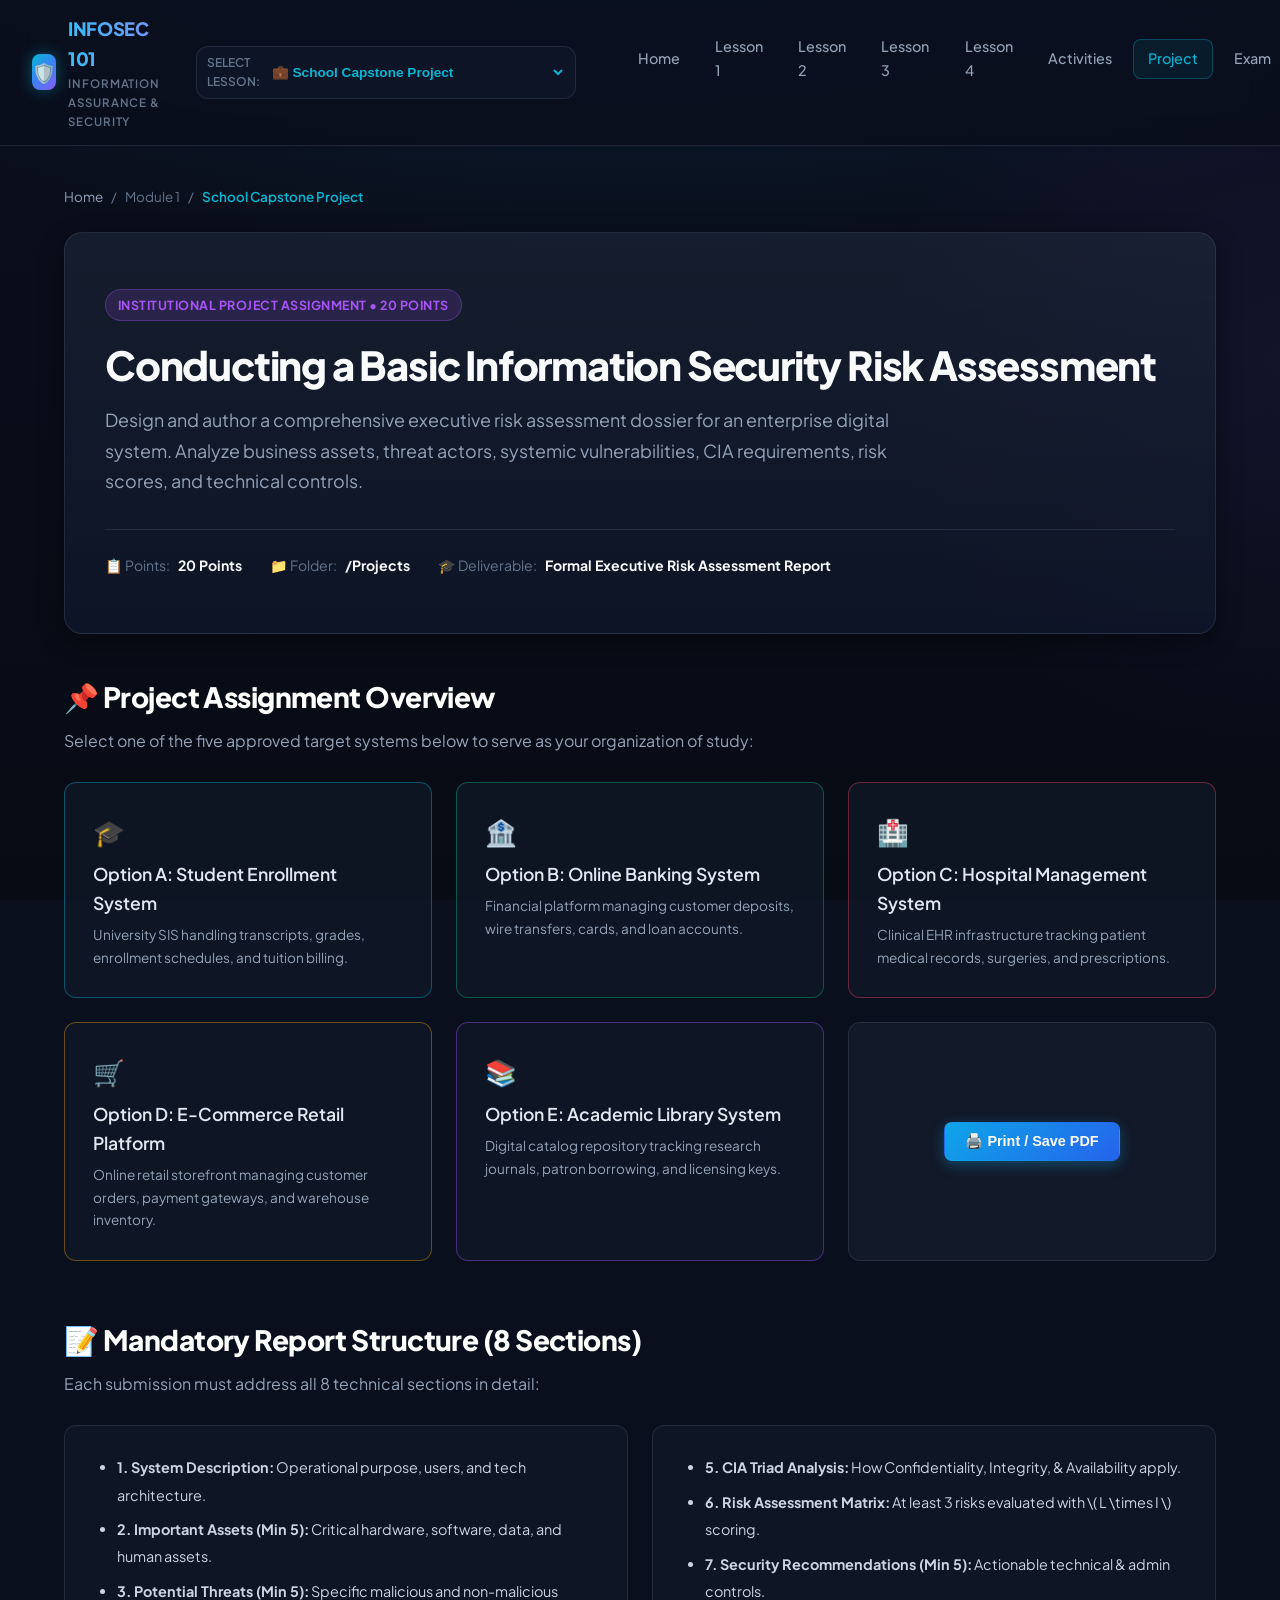
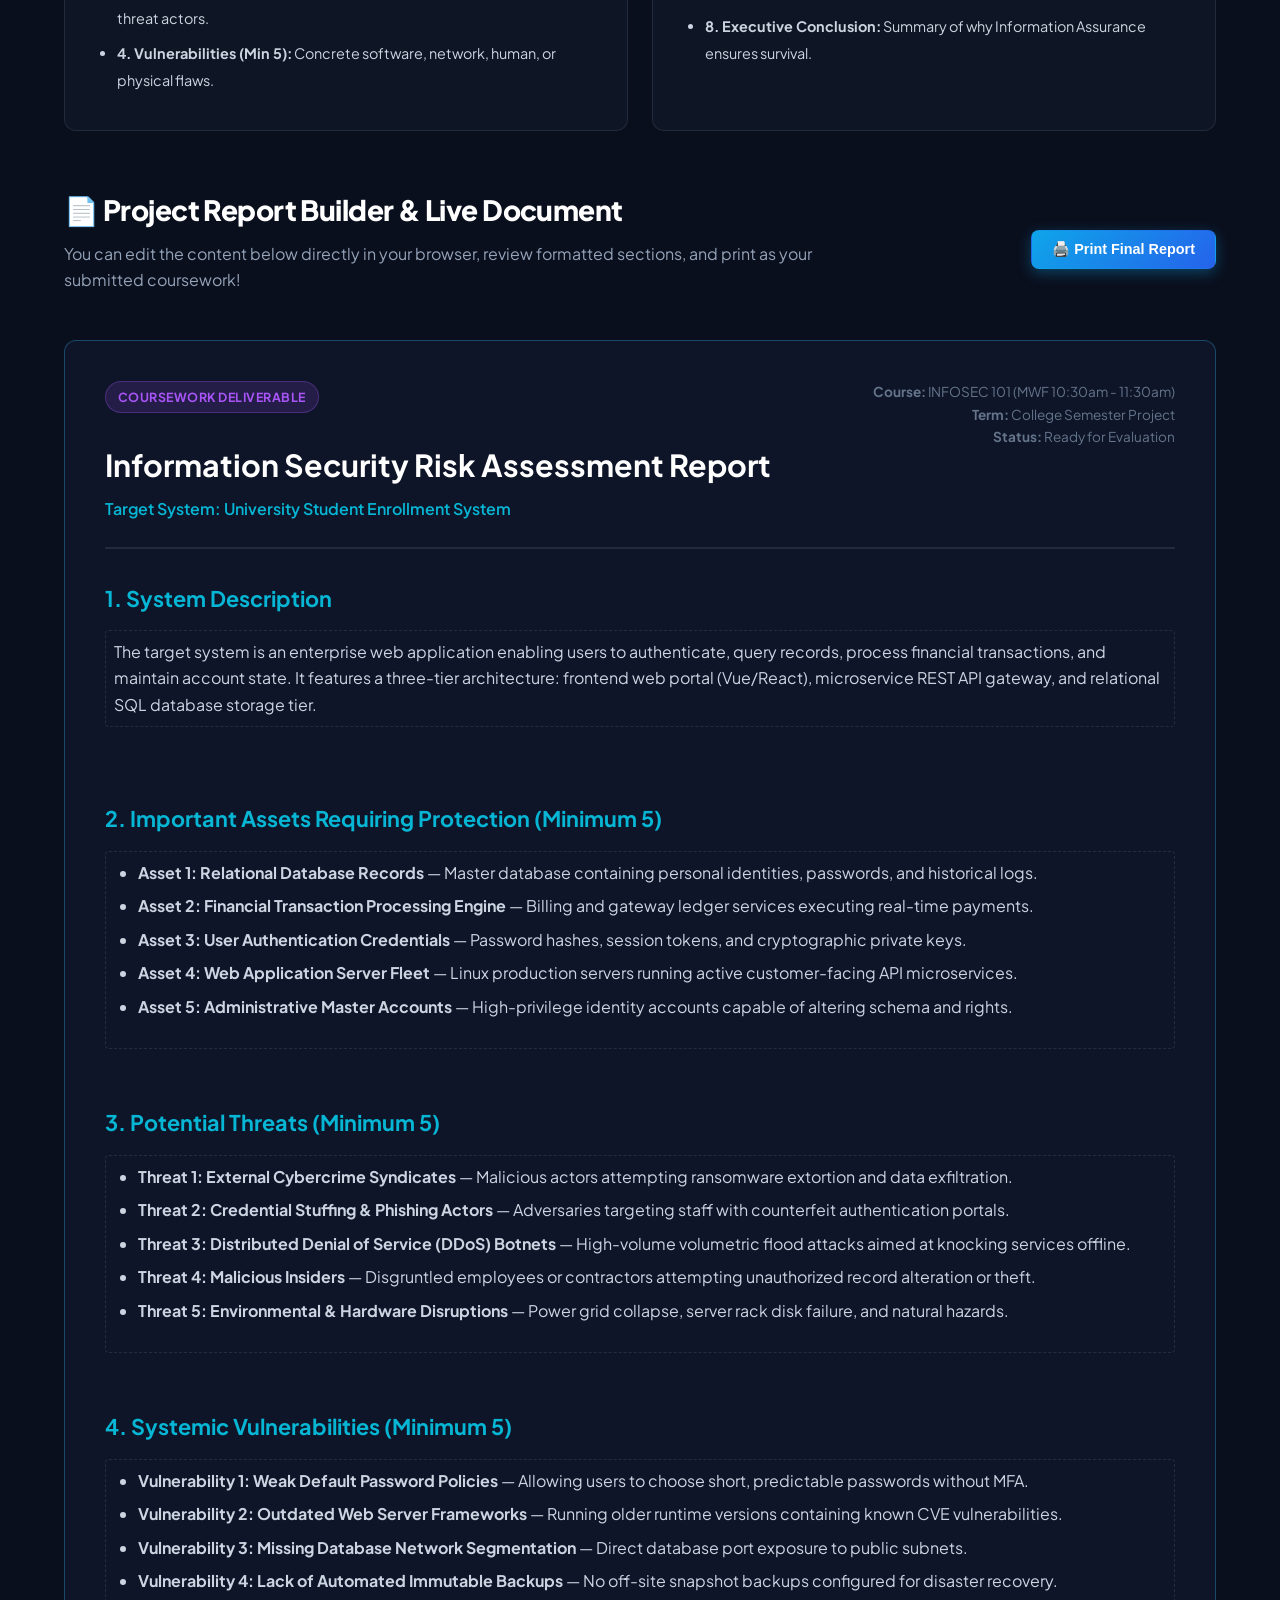
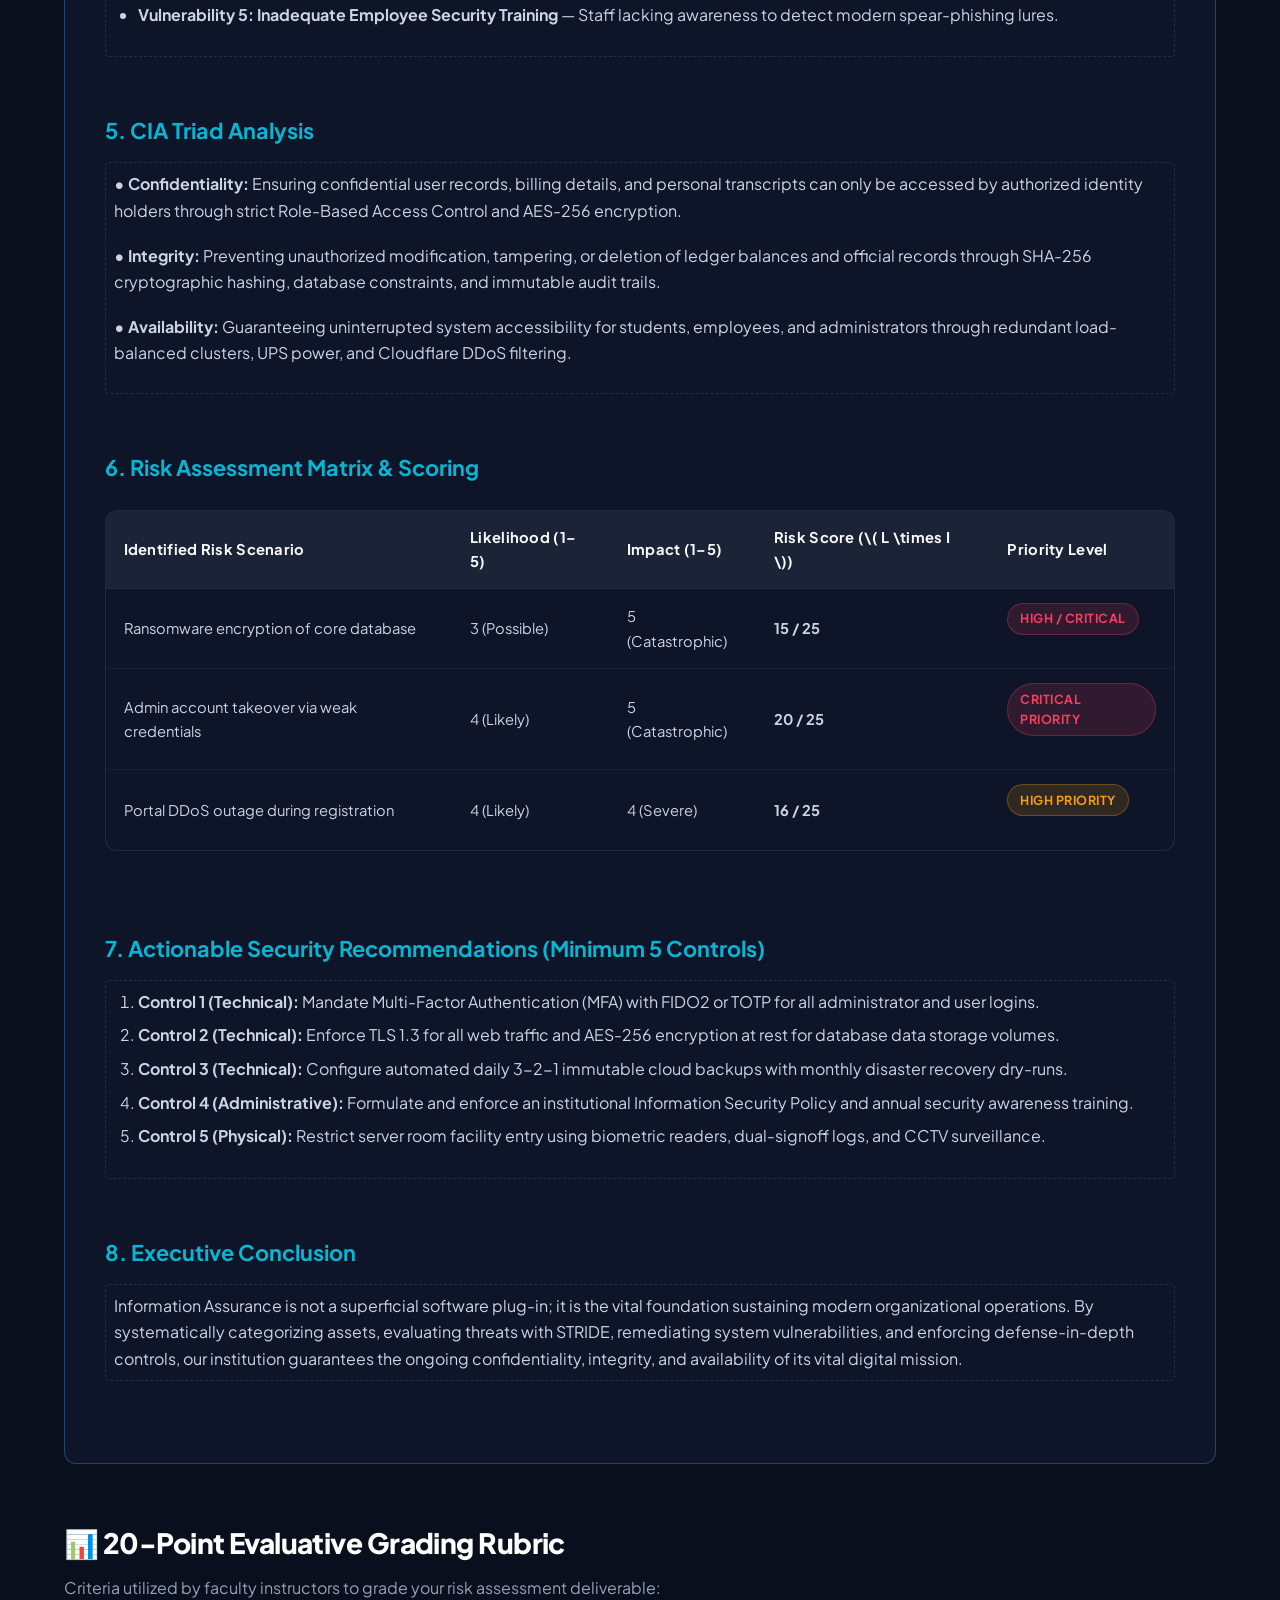
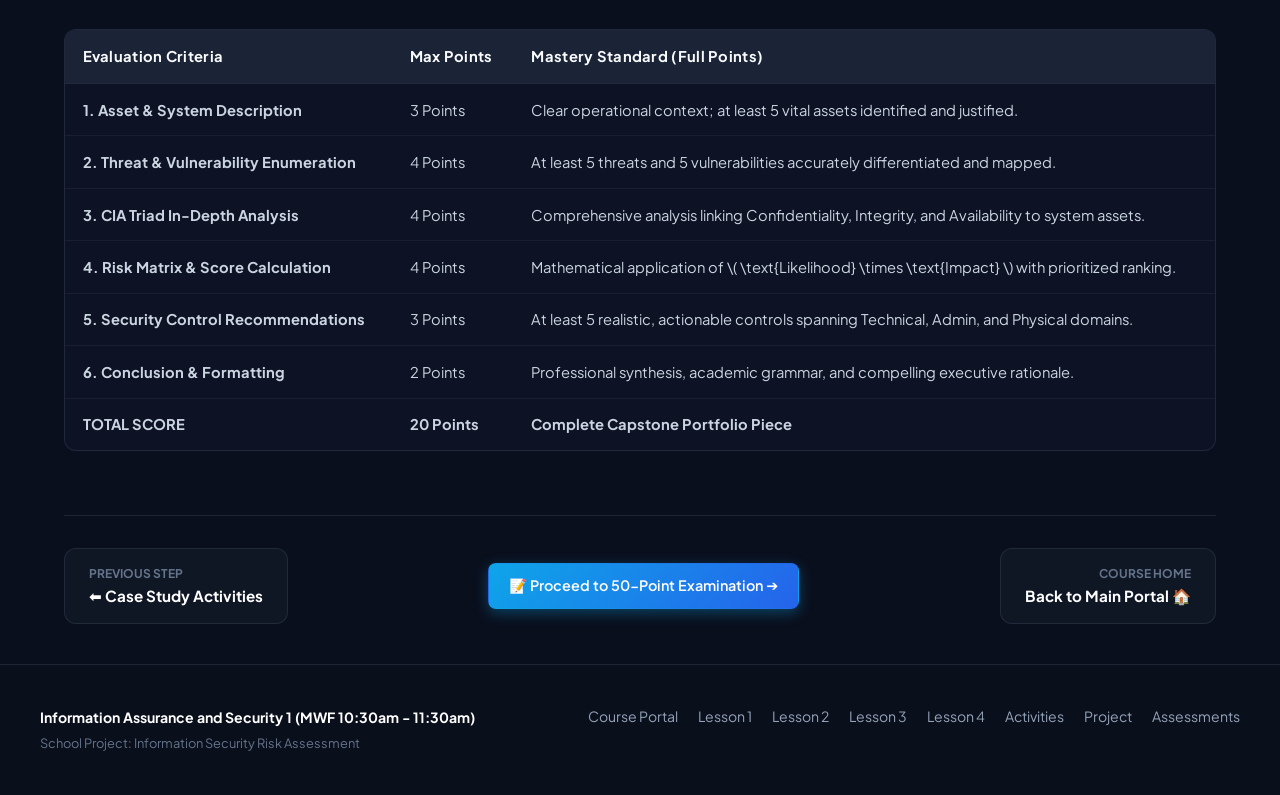
<file: Projects/index.html>
<!DOCTYPE html>
<html lang="en">
<head>
  <meta charset="UTF-8">
  <meta name="viewport" content="width=device-width, initial-scale=1.0">
  <title>School Project: Basic Information Security Risk Assessment | INFOSEC 101</title>
  <link rel="stylesheet" href="../assets/css/style.css">
  <link rel="preconnect" href="https://fonts.googleapis.com">
  <link rel="preconnect" href="https://fonts.gstatic.com" crossorigin>
  <link href="https://fonts.googleapis.com/css2?family=Fira+Code:wght@400;600&family=Plus+Jakarta+Sans:wght@400;500;600;700;800&display=swap" rel="stylesheet">
  <style>
    @media print {
      body { background: #fff !important; color: #000 !important; }
      .navbar, .lesson-nav-bar, footer, .btn, .nav-selector, .no-print { display: none !important; }
      .container { max-width: 100% !important; padding: 0 !important; }
      .card, .callout { border: 1px solid #ccc !important; background: #fff !important; color: #000 !important; box-shadow: none !important; }
      h1, h2, h3, h4, strong { color: #000 !important; }
      p, li, td, th { color: #222 !important; }
    }
  </style>
</head>
<body>
  <div id="progress-bar"></div>

  <!-- Header Navigation -->
  <header class="navbar no-print">
    <a href="../index.html" class="nav-brand">
      <div class="brand-icon">🛡️</div>
      <div class="brand-title">
        <span>INFOSEC 101</span>
        <span>Information Assurance &amp; Security</span>
      </div>
    </a>

    <div class="nav-selector">
      <label for="lesson-quick-select">Select Lesson:</label>
      <select id="lesson-quick-select">
        <option value="../index.html">🏠 Course Overview</option>
        <option value="../Lesson 1/index.html">Lesson 1: CIA Triad &amp; IA Intro</option>
        <option value="../Lesson 2/index.html">Lesson 2: Threat Modeling &amp; STRIDE</option>
        <option value="../Lesson 3/index.html">Lesson 3: Vulnerabilities &amp; Controls</option>
        <option value="../Lesson 4/index.html">Lesson 4: Risk Assessment &amp; Frameworks</option>
        <option value="../Activities/index.html">🎯 Case Study &amp; Activities</option>
        <option value="index.html" selected>💼 School Capstone Project</option>
        <option value="../Assessments/index.html">📝 50-Point Examination &amp; Key</option>
      </select>
    </div>

    <ul class="nav-links">
      <li><a href="../index.html" class="nav-link">Home</a></li>
      <li><a href="../Lesson 1/index.html" class="nav-link">Lesson 1</a></li>
      <li><a href="../Lesson 2/index.html" class="nav-link">Lesson 2</a></li>
      <li><a href="../Lesson 3/index.html" class="nav-link">Lesson 3</a></li>
      <li><a href="../Lesson 4/index.html" class="nav-link">Lesson 4</a></li>
      <li><a href="../Activities/index.html" class="nav-link">Activities</a></li>
      <li><a href="index.html" class="nav-link active">Project</a></li>
      <li><a href="../Assessments/index.html" class="nav-link">Exam</a></li>
    </ul>
  </header>

  <main class="container">
    <!-- Breadcrumb -->
    <div class="breadcrumbs no-print">
      <a href="../index.html">Home</a>
      <span>/</span>
      <span>Module 1</span>
      <span>/</span>
      <span class="current">School Capstone Project</span>
    </div>

    <!-- Hero Banner -->
    <section class="hero-banner">
      <span class="badge-tag badge-purple">Institutional Project Assignment • 20 Points</span>
      <h1 class="hero-title">Conducting a Basic Information Security Risk Assessment</h1>
      <p class="hero-subtitle">
        Design and author a comprehensive executive risk assessment dossier for an enterprise digital system. Analyze business assets, threat actors, systemic vulnerabilities, CIA requirements, risk scores, and technical controls.
      </p>

      <div class="hero-meta">
        <div class="meta-item"><span>📋 Points:</span> <strong>20 Points</strong></div>
        <div class="meta-item"><span>📁 Folder:</span> <strong>/Projects</strong></div>
        <div class="meta-item"><span>🎓 Deliverable:</span> <strong>Formal Executive Risk Assessment Report</strong></div>
      </div>
    </section>

    <!-- Project Specifications & Options -->
    <section class="section no-print">
      <div class="section-header">
        <h2 class="section-title">📌 Project Assignment Overview</h2>
        <p class="section-lead">Select one of the five approved target systems below to serve as your organization of study:</p>
      </div>

      <div class="grid-3">
        <div class="card" onclick="selectSystemPreset('sis')" style="cursor: pointer; border-color: rgba(6, 182, 212, 0.4);">
          <div style="font-size: 1.6rem; margin-bottom: 0.4rem;">🎓</div>
          <h4 style="margin: 0 0 0.4rem 0;">Option A: Student Enrollment System</h4>
          <p style="font-size: 0.85rem; color: var(--text-muted); margin-bottom: 0;">University SIS handling transcripts, grades, enrollment schedules, and tuition billing.</p>
        </div>

        <div class="card" onclick="selectSystemPreset('bank')" style="cursor: pointer; border-color: rgba(16, 185, 129, 0.4);">
          <div style="font-size: 1.6rem; margin-bottom: 0.4rem;">🏦</div>
          <h4 style="margin: 0 0 0.4rem 0;">Option B: Online Banking System</h4>
          <p style="font-size: 0.85rem; color: var(--text-muted); margin-bottom: 0;">Financial platform managing customer deposits, wire transfers, cards, and loan accounts.</p>
        </div>

        <div class="card" onclick="selectSystemPreset('hospital')" style="cursor: pointer; border-color: rgba(244, 63, 94, 0.4);">
          <div style="font-size: 1.6rem; margin-bottom: 0.4rem;">🏥</div>
          <h4 style="margin: 0 0 0.4rem 0;">Option C: Hospital Management System</h4>
          <p style="font-size: 0.85rem; color: var(--text-muted); margin-bottom: 0;">Clinical EHR infrastructure tracking patient medical records, surgeries, and prescriptions.</p>
        </div>

        <div class="card" onclick="selectSystemPreset('ecom')" style="cursor: pointer; border-color: rgba(245, 158, 11, 0.4);">
          <div style="font-size: 1.6rem; margin-bottom: 0.4rem;">🛒</div>
          <h4 style="margin: 0 0 0.4rem 0;">Option D: E-Commerce Retail Platform</h4>
          <p style="font-size: 0.85rem; color: var(--text-muted); margin-bottom: 0;">Online retail storefront managing customer orders, payment gateways, and warehouse inventory.</p>
        </div>

        <div class="card" onclick="selectSystemPreset('library')" style="cursor: pointer; border-color: rgba(168, 85, 247, 0.4);">
          <div style="font-size: 1.6rem; margin-bottom: 0.4rem;">📚</div>
          <h4 style="margin: 0 0 0.4rem 0;">Option E: Academic Library System</h4>
          <p style="font-size: 0.85rem; color: var(--text-muted); margin-bottom: 0;">Digital catalog repository tracking research journals, patron borrowing, and licensing keys.</p>
        </div>

        <div class="card" style="background: rgba(30, 41, 59, 0.4); justify-content: center; align-items: center; text-align: center;">
          <button class="btn btn-primary" onclick="window.print()">🖨️ Print / Save PDF</button>
        </div>
      </div>
    </section>

    <!-- 8 Project Report Requirements Checklist -->
    <section class="section no-print">
      <div class="section-header">
        <h2 class="section-title">📝 Mandatory Report Structure (8 Sections)</h2>
        <p class="section-lead">Each submission must address all 8 technical sections in detail:</p>
      </div>

      <div class="grid-2">
        <div class="card">
          <ul style="font-size: 0.9rem; line-height: 1.9; margin-bottom: 0;">
            <li><strong>1. System Description:</strong> Operational purpose, users, and tech architecture.</li>
            <li><strong>2. Important Assets (Min 5):</strong> Critical hardware, software, data, and human assets.</li>
            <li><strong>3. Potential Threats (Min 5):</strong> Specific malicious and non-malicious threat actors.</li>
            <li><strong>4. Vulnerabilities (Min 5):</strong> Concrete software, network, human, or physical flaws.</li>
          </ul>
        </div>
        <div class="card">
          <ul style="font-size: 0.9rem; line-height: 1.9; margin-bottom: 0;">
            <li><strong>5. CIA Triad Analysis:</strong> How Confidentiality, Integrity, &amp; Availability apply.</li>
            <li><strong>6. Risk Assessment Matrix:</strong> At least 3 risks evaluated with \( L \times I \) scoring.</li>
            <li><strong>7. Security Recommendations (Min 5):</strong> Actionable technical &amp; admin controls.</li>
            <li><strong>8. Executive Conclusion:</strong> Summary of why Information Assurance ensures survival.</li>
          </ul>
        </div>
      </div>
    </section>

    <!-- Interactive Report Builder / Template Preview -->
    <section class="section" id="report-section">
      <div class="section-header no-print">
        <div style="display: flex; justify-content: space-between; align-items: center; flex-wrap: wrap; gap: 1rem;">
          <div>
            <h2 class="section-title">📄 Project Report Builder &amp; Live Document</h2>
            <p class="section-lead">You can edit the content below directly in your browser, review formatted sections, and print as your submitted coursework!</p>
          </div>
          <button class="btn btn-primary" onclick="window.print()">🖨️ Print Final Report</button>
        </div>
      </div>

      <!-- Formal Printable Document Paper -->
      <div id="printable-report" class="card" style="background: rgba(15, 23, 42, 0.95); border: 1px solid rgba(56, 189, 248, 0.3); padding: 2.5rem;">
        <div style="border-bottom: 2px solid var(--border-color); padding-bottom: 1.5rem; margin-bottom: 2rem; display: flex; justify-content: space-between; align-items: flex-start; flex-wrap: wrap; gap: 1rem;">
          <div>
            <span class="badge-tag badge-purple">Coursework Deliverable</span>
            <h1 id="rep-system-title" style="font-size: 1.9rem; margin: 0.4rem 0; color: #fff;">Information Security Risk Assessment Report</h1>
            <p id="rep-system-sub" style="color: var(--color-cyan); font-weight: 600; margin: 0;">Target System: University Student Enrollment System</p>
          </div>
          <div style="text-align: right; font-size: 0.85rem; color: var(--text-dim);">
            <div><strong>Course:</strong> INFOSEC 101 (MWF 10:30am - 11:30am)</div>
            <div><strong>Term:</strong> College Semester Project</div>
            <div><strong>Status:</strong> Ready for Evaluation</div>
          </div>
        </div>

        <!-- Section 1 -->
        <div style="margin-bottom: 1.75rem;">
          <h3 style="color: var(--color-cyan); margin-top: 0;">1. System Description</h3>
          <p id="rep-sec-1" contenteditable="true" style="padding: 0.5rem; border: 1px dashed rgba(255,255,255,0.1); border-radius: 4px;">
            The target system is an enterprise web application enabling users to authenticate, query records, process financial transactions, and maintain account state. It features a three-tier architecture: frontend web portal (Vue/React), microservice REST API gateway, and relational SQL database storage tier.
          </p>
        </div>

        <!-- Section 2 -->
        <div style="margin-bottom: 1.75rem;">
          <h3 style="color: var(--color-cyan);">2. Important Assets Requiring Protection (Minimum 5)</h3>
          <div id="rep-sec-2" contenteditable="true" style="padding: 0.5rem; border: 1px dashed rgba(255,255,255,0.1); border-radius: 4px;">
            <ul>
              <li><strong>Asset 1: Relational Database Records</strong> — Master database containing personal identities, passwords, and historical logs.</li>
              <li><strong>Asset 2: Financial Transaction Processing Engine</strong> — Billing and gateway ledger services executing real-time payments.</li>
              <li><strong>Asset 3: User Authentication Credentials</strong> — Password hashes, session tokens, and cryptographic private keys.</li>
              <li><strong>Asset 4: Web Application Server Fleet</strong> — Linux production servers running active customer-facing API microservices.</li>
              <li><strong>Asset 5: Administrative Master Accounts</strong> — High-privilege identity accounts capable of altering schema and rights.</li>
            </ul>
          </div>
        </div>

        <!-- Section 3 -->
        <div style="margin-bottom: 1.75rem;">
          <h3 style="color: var(--color-cyan);">3. Potential Threats (Minimum 5)</h3>
          <div id="rep-sec-3" contenteditable="true" style="padding: 0.5rem; border: 1px dashed rgba(255,255,255,0.1); border-radius: 4px;">
            <ul>
              <li><strong>Threat 1: External Cybercrime Syndicates</strong> — Malicious actors attempting ransomware extortion and data exfiltration.</li>
              <li><strong>Threat 2: Credential Stuffing &amp; Phishing Actors</strong> — Adversaries targeting staff with counterfeit authentication portals.</li>
              <li><strong>Threat 3: Distributed Denial of Service (DDoS) Botnets</strong> — High-volume volumetric flood attacks aimed at knocking services offline.</li>
              <li><strong>Threat 4: Malicious Insiders</strong> — Disgruntled employees or contractors attempting unauthorized record alteration or theft.</li>
              <li><strong>Threat 5: Environmental &amp; Hardware Disruptions</strong> — Power grid collapse, server rack disk failure, and natural hazards.</li>
            </ul>
          </div>
        </div>

        <!-- Section 4 -->
        <div style="margin-bottom: 1.75rem;">
          <h3 style="color: var(--color-cyan);">4. Systemic Vulnerabilities (Minimum 5)</h3>
          <div id="rep-sec-4" contenteditable="true" style="padding: 0.5rem; border: 1px dashed rgba(255,255,255,0.1); border-radius: 4px;">
            <ul>
              <li><strong>Vulnerability 1: Weak Default Password Policies</strong> — Allowing users to choose short, predictable passwords without MFA.</li>
              <li><strong>Vulnerability 2: Outdated Web Server Frameworks</strong> — Running older runtime versions containing known CVE vulnerabilities.</li>
              <li><strong>Vulnerability 3: Missing Database Network Segmentation</strong> — Direct database port exposure to public subnets.</li>
              <li><strong>Vulnerability 4: Lack of Automated Immutable Backups</strong> — No off-site snapshot backups configured for disaster recovery.</li>
              <li><strong>Vulnerability 5: Inadequate Employee Security Training</strong> — Staff lacking awareness to detect modern spear-phishing lures.</li>
            </ul>
          </div>
        </div>

        <!-- Section 5 -->
        <div style="margin-bottom: 1.75rem;">
          <h3 style="color: var(--color-cyan);">5. CIA Triad Analysis</h3>
          <div id="rep-sec-5" contenteditable="true" style="padding: 0.5rem; border: 1px dashed rgba(255,255,255,0.1); border-radius: 4px;">
            <p><strong>• Confidentiality:</strong> Ensuring confidential user records, billing details, and personal transcripts can only be accessed by authorized identity holders through strict Role-Based Access Control and AES-256 encryption.</p>
            <p><strong>• Integrity:</strong> Preventing unauthorized modification, tampering, or deletion of ledger balances and official records through SHA-256 cryptographic hashing, database constraints, and immutable audit trails.</p>
            <p><strong>• Availability:</strong> Guaranteeing uninterrupted system accessibility for students, employees, and administrators through redundant load-balanced clusters, UPS power, and Cloudflare DDoS filtering.</p>
          </div>
        </div>

        <!-- Section 6 -->
        <div style="margin-bottom: 1.75rem;">
          <h3 style="color: var(--color-cyan);">6. Risk Assessment Matrix &amp; Scoring</h3>
          <div class="table-responsive">
            <table>
              <thead>
                <tr>
                  <th>Identified Risk Scenario</th>
                  <th>Likelihood (1–5)</th>
                  <th>Impact (1–5)</th>
                  <th>Risk Score (\( L \times I \))</th>
                  <th>Priority Level</th>
                </tr>
              </thead>
              <tbody id="rep-risk-table" contenteditable="true">
                <tr>
                  <td>Ransomware encryption of core database</td>
                  <td>3 (Possible)</td>
                  <td>5 (Catastrophic)</td>
                  <td><strong>15 / 25</strong></td>
                  <td><span class="badge-tag badge-rose">High / Critical</span></td>
                </tr>
                <tr>
                  <td>Admin account takeover via weak credentials</td>
                  <td>4 (Likely)</td>
                  <td>5 (Catastrophic)</td>
                  <td><strong>20 / 25</strong></td>
                  <td><span class="badge-tag badge-rose">Critical Priority</span></td>
                </tr>
                <tr>
                  <td>Portal DDoS outage during registration</td>
                  <td>4 (Likely)</td>
                  <td>4 (Severe)</td>
                  <td><strong>16 / 25</strong></td>
                  <td><span class="badge-tag badge-amber">High Priority</span></td>
                </tr>
              </tbody>
            </table>
          </div>
        </div>

        <!-- Section 7 -->
        <div style="margin-bottom: 1.75rem;">
          <h3 style="color: var(--color-cyan);">7. Actionable Security Recommendations (Minimum 5 Controls)</h3>
          <div id="rep-sec-7" contenteditable="true" style="padding: 0.5rem; border: 1px dashed rgba(255,255,255,0.1); border-radius: 4px;">
            <ol>
              <li><strong>Control 1 (Technical):</strong> Mandate Multi-Factor Authentication (MFA) with FIDO2 or TOTP for all administrator and user logins.</li>
              <li><strong>Control 2 (Technical):</strong> Enforce TLS 1.3 for all web traffic and AES-256 encryption at rest for database data storage volumes.</li>
              <li><strong>Control 3 (Technical):</strong> Configure automated daily 3-2-1 immutable cloud backups with monthly disaster recovery dry-runs.</li>
              <li><strong>Control 4 (Administrative):</strong> Formulate and enforce an institutional Information Security Policy and annual security awareness training.</li>
              <li><strong>Control 5 (Physical):</strong> Restrict server room facility entry using biometric readers, dual-signoff logs, and CCTV surveillance.</li>
            </ol>
          </div>
        </div>

        <!-- Section 8 -->
        <div style="margin-bottom: 1.5rem;">
          <h3 style="color: var(--color-cyan);">8. Executive Conclusion</h3>
          <p id="rep-sec-8" contenteditable="true" style="padding: 0.5rem; border: 1px dashed rgba(255,255,255,0.1); border-radius: 4px;">
            Information Assurance is not a superficial software plug-in; it is the vital foundation sustaining modern organizational operations. By systematically categorizing assets, evaluating threats with STRIDE, remediating system vulnerabilities, and enforcing defense-in-depth controls, our institution guarantees the ongoing confidentiality, integrity, and availability of its vital digital mission.
          </p>
        </div>
      </div>
    </section>

    <!-- Grading Rubric Card -->
    <section class="section no-print">
      <div class="section-header">
        <h2 class="section-title">📊 20-Point Evaluative Grading Rubric</h2>
        <p class="section-lead">Criteria utilized by faculty instructors to grade your risk assessment deliverable:</p>
      </div>

      <div class="table-responsive">
        <table>
          <thead>
            <tr>
              <th>Evaluation Criteria</th>
              <th>Max Points</th>
              <th>Mastery Standard (Full Points)</th>
            </tr>
          </thead>
          <tbody>
            <tr>
              <td><strong>1. Asset &amp; System Description</strong></td>
              <td>3 Points</td>
              <td>Clear operational context; at least 5 vital assets identified and justified.</td>
            </tr>
            <tr>
              <td><strong>2. Threat &amp; Vulnerability Enumeration</strong></td>
              <td>4 Points</td>
              <td>At least 5 threats and 5 vulnerabilities accurately differentiated and mapped.</td>
            </tr>
            <tr>
              <td><strong>3. CIA Triad In-Depth Analysis</strong></td>
              <td>4 Points</td>
              <td>Comprehensive analysis linking Confidentiality, Integrity, and Availability to system assets.</td>
            </tr>
            <tr>
              <td><strong>4. Risk Matrix &amp; Score Calculation</strong></td>
              <td>4 Points</td>
              <td>Mathematical application of \( \text{Likelihood} \times \text{Impact} \) with prioritized ranking.</td>
            </tr>
            <tr>
              <td><strong>5. Security Control Recommendations</strong></td>
              <td>3 Points</td>
              <td>At least 5 realistic, actionable controls spanning Technical, Admin, and Physical domains.</td>
            </tr>
            <tr>
              <td><strong>6. Conclusion &amp; Formatting</strong></td>
              <td>2 Points</td>
              <td>Professional synthesis, academic grammar, and compelling executive rationale.</td>
            </tr>
            <tr>
              <td><strong>TOTAL SCORE</strong></td>
              <td><strong>20 Points</strong></td>
              <td><strong>Complete Capstone Portfolio Piece</strong></td>
            </tr>
          </tbody>
        </table>
      </div>
    </section>

    <!-- Bottom Lesson Navigation -->
    <div class="lesson-nav-bar no-print">
      <a href="../Activities/index.html" class="lesson-nav-btn">
        <span class="sub">Previous Step</span>
        <span class="title">⬅️ Case Study Activities</span>
      </a>

      <a href="../Assessments/index.html" class="btn btn-primary">
        <span>📝 Proceed to 50-Point Examination ➔</span>
      </a>

      <a href="../index.html" class="lesson-nav-btn" style="text-align: right;">
        <span class="sub">Course Home</span>
        <span class="title">Back to Main Portal 🏠</span>
      </a>
    </div>
  </main>

  <!-- Global Footer -->
  <footer class="no-print">
    <div class="footer-content">
      <div>
        <p style="margin-bottom: 0.25rem; font-weight: 700; color: #fff;">Information Assurance and Security 1 (MWF 10:30am - 11:30am)</p>
        <p style="font-size: 0.8rem; color: var(--text-dim); margin-bottom: 0;">School Project: Information Security Risk Assessment</p>
      </div>
      <ul class="footer-links">
        <li><a href="../index.html">Course Portal</a></li>
        <li><a href="../Lesson 1/index.html">Lesson 1</a></li>
        <li><a href="../Lesson 2/index.html">Lesson 2</a></li>
        <li><a href="../Lesson 3/index.html">Lesson 3</a></li>
        <li><a href="../Lesson 4/index.html">Lesson 4</a></li>
        <li><a href="../Activities/index.html">Activities</a></li>
        <li><a href="index.html">Project</a></li>
        <li><a href="../Assessments/index.html">Assessments</a></li>
      </ul>
    </div>
  </footer>

  <script src="../assets/js/common.js"></script>
  <script>
    const systemPresets = {
      sis: {
        title: "University Student Enrollment System",
        sub: "Target System: University SIS & Transcript Database",
        desc: "An enterprise university portal enabling 25,000 students to register for academic subjects, process tuition payments, view grade transcripts, and manage personal identifying records.",
        assets: [
          "Student Academic Transcripts & GPA Records",
          "Tuition Payment & Credit Card Gateway API",
          "Faculty & Registrar Administrative Accounts",
          "Apache/Nginx Web Application Clusters",
          "MySQL Relational Database Storage Cluster"
        ]
      },
      bank: {
        title: "Online Core Banking & Payment System",
        sub: "Target System: Retail Bank Customer Web & API Platform",
        desc: "A mission-critical fintech banking platform serving 200,000 account holders, processing real-time electronic fund transfers (ACH/SWIFT), loan records, and debit authorizations.",
        assets: [
          "Core Financial Ledger & Customer Deposit Balances",
          "Automated Clearing House (ACH) & Wire Transfer API",
          "HSM Hardware Security Modules & Master Encryption Keys",
          "Online Banking Customer Authentication Database",
          "Fraud Detection & Transaction Surveillance Servers"
        ]
      },
      hospital: {
        title: "Hospital Electronic Health Record (EHR) System",
        sub: "Target System: Hospital Clinical Management & EHR Platform",
        desc: "A healthcare system managing real-time electronic health records (EHR), surgery operating schedules, diagnostic imaging (PACS/DICOM), and drug prescription dispensing.",
        assets: [
          "Patient Electronic Medical Records (HIPAA / Protected Health Info)",
          "Real-time ICU Patient Telemetry & Life-Support IoT",
          "Pharmacy Prescription Ordering & Dispensing Engine",
          "Physician & Surgeon Biometric Login Credentials",
          "On-Premise PACS Diagnostic Radiology Server Fleet"
        ]
      },
      ecom: {
        title: "Global E-Commerce Retail Platform",
        sub: "Target System: High-Traffic Retail Storefront & Fulfillment Engine",
        desc: "A commercial shopping platform processing 10,000 orders hourly, interfacing with third-party payment processors, global logistics warehouses, and user identity accounts.",
        assets: [
          "Customer Payment Token Vault & Billing Profiles",
          "Real-Time Warehouse Inventory Management Database",
          "Payment Gateway Integration Webhooks & API Keys",
          "Customer Order History & Personal Shipping Addresses",
          "Kubernetes Containerized Web Storefront Cluster"
        ]
      },
      library: {
        title: "Academic Research Library & Digital Archive",
        sub: "Target System: Institutional Research Repository & Catalog",
        desc: "A university digital library catalog managing licensed academic journal subscriptions, patented research dissertations, patron borrowing histories, and digital rights tokens.",
        assets: [
          "Proprietary Academic Research Papers & Dissertations",
          "Digital Rights Management (DRM) Licensing Token Server",
          "Patron Borrowing History & Contact Directory",
          "Integrated Library Catalog (ILS) Database",
          "Public OPAC Web Search Terminals"
        ]
      }
    };

    function selectSystemPreset(key) {
      const p = systemPresets[key];
      if (!p) return;

      document.getElementById('rep-system-title').textContent = `${p.title} - Security Risk Assessment`;
      document.getElementById('rep-system-sub').textContent = p.sub;
      document.getElementById('rep-sec-1').textContent = p.desc;
      
      const assetList = p.assets.map((a, i) => `<li><strong>Asset ${i+1}:</strong> ${a}</li>`).join('');
      document.getElementById('rep-sec-2').innerHTML = `<ul>${assetList}</ul>`;

      alert(`Loaded preset: ${p.title}. You can now customize any field and print!`);
    }
  </script>
</body>
</html>
</file>
<file: assets/css/style.css>
/* ==========================================================================
   CyberGuard Academy - Information Assurance & Security Theme
   ========================================================================== */

:root {
  --bg-primary: #0a0f1d;
  --bg-secondary: #111827;
  --bg-card: rgba(17, 24, 39, 0.75);
  --bg-card-hover: rgba(30, 41, 59, 0.85);
  --bg-card-solid: #1e293b;
  --bg-accent: rgba(56, 189, 248, 0.1);
  
  --border-color: rgba(148, 163, 184, 0.15);
  --border-glow: rgba(56, 189, 248, 0.3);
  
  --text-main: #f8fafc;
  --text-muted: #94a3b8;
  --text-dim: #64748b;
  
  --color-cyan: #06b6d4;
  --color-blue: #3b82f6;
  --color-emerald: #10b981;
  --color-amber: #f59e0b;
  --color-rose: #f43f5e;
  --color-purple: #a855f7;
  
  --gradient-cyber: linear-gradient(135deg, #06b6d4 0%, #3b82f6 50%, #8b5cf6 100%);
  --gradient-glow: radial-gradient(circle at 50% 0%, rgba(56, 189, 248, 0.15), transparent 70%);
  --gradient-card: linear-gradient(180deg, rgba(30, 41, 59, 0.6) 0%, rgba(15, 23, 42, 0.8) 100%);
  
  --shadow-sm: 0 2px 8px rgba(0, 0, 0, 0.3);
  --shadow-md: 0 8px 24px rgba(0, 0, 0, 0.4);
  --shadow-glow: 0 0 25px rgba(56, 189, 248, 0.2);
  --radius-sm: 8px;
  --radius-md: 12px;
  --radius-lg: 18px;
  --radius-full: 9999px;
  
  --font-sans: 'Plus Jakarta Sans', system-ui, -apple-system, BlinkMacSystemFont, 'Segoe UI', Roboto, sans-serif;
  --font-mono: 'Fira Code', ui-monospace, SFMono-Regular, Menlo, Monaco, Consolas, monospace;
}

* {
  margin: 0;
  padding: 0;
  box-sizing: border-box;
}

html {
  scroll-behavior: smooth;
  font-family: var(--font-sans);
  background-color: var(--bg-primary);
  color: var(--text-main);
  line-height: 1.65;
}

body {
  min-height: 100vh;
  display: flex;
  flex-direction: column;
  background-image: 
    radial-gradient(ellipse 80% 50% at 50% -20%, rgba(14, 165, 233, 0.15), transparent),
    radial-gradient(circle at 100% 40%, rgba(139, 92, 246, 0.08), transparent 400px),
    linear-gradient(to bottom, #0a0f1d, #070b14);
  background-attachment: fixed;
}

/* Scroll progress indicator */
#progress-bar {
  position: fixed;
  top: 0;
  left: 0;
  height: 3px;
  background: var(--gradient-cyber);
  z-index: 1000;
  width: 0%;
  transition: width 0.1s ease;
}

/* Header & Navigation */
.navbar {
  position: sticky;
  top: 0;
  z-index: 900;
  backdrop-filter: blur(16px);
  -webkit-backdrop-filter: blur(16px);
  background: rgba(10, 15, 29, 0.85);
  border-bottom: 1px solid var(--border-color);
  padding: 0.85rem 2rem;
  display: flex;
  align-items: center;
  justify-content: space-between;
  gap: 1.5rem;
}

.nav-brand {
  display: flex;
  align-items: center;
  gap: 0.75rem;
  text-decoration: none;
  color: #fff;
  font-weight: 700;
  font-size: 1.15rem;
}

.brand-icon {
  width: 36px;
  height: 36px;
  background: var(--gradient-cyber);
  border-radius: var(--radius-sm);
  display: flex;
  align-items: center;
  justify-content: center;
  font-size: 1.2rem;
  box-shadow: 0 0 15px rgba(6, 182, 212, 0.4);
}

.brand-title {
  display: flex;
  flex-direction: column;
}

.brand-title span:first-child {
  font-weight: 800;
  letter-spacing: -0.02em;
  background: linear-gradient(90deg, #38bdf8, #818cf8);
  -webkit-background-clip: text;
  -webkit-text-fill-color: transparent;
}

.brand-title span:last-child {
  font-size: 0.72rem;
  color: var(--text-dim);
  text-transform: uppercase;
  letter-spacing: 0.08em;
  font-weight: 600;
}

.nav-links {
  display: flex;
  align-items: center;
  gap: 0.5rem;
  list-style: none;
}

.nav-link {
  color: var(--text-muted);
  text-decoration: none;
  font-size: 0.9rem;
  font-weight: 500;
  padding: 0.45rem 0.85rem;
  border-radius: var(--radius-sm);
  transition: all 0.2s ease;
  display: inline-flex;
  align-items: center;
  gap: 0.4rem;
}

.nav-link:hover, .nav-link.active {
  color: #fff;
  background: rgba(255, 255, 255, 0.07);
}

.nav-link.active {
  color: var(--color-cyan);
  border: 1px solid rgba(6, 182, 212, 0.3);
  background: rgba(6, 182, 212, 0.08);
}

/* Lesson Selector Quick-Jump in Navbar */
.nav-selector {
  display: flex;
  align-items: center;
  gap: 0.5rem;
  background: rgba(15, 23, 42, 0.8);
  border: 1px solid var(--border-color);
  padding: 0.35rem 0.6rem;
  border-radius: var(--radius-md);
}

.nav-selector label {
  font-size: 0.75rem;
  color: var(--text-dim);
  font-weight: 600;
  text-transform: uppercase;
}

.nav-selector select {
  background: transparent;
  color: var(--color-cyan);
  border: none;
  outline: none;
  font-size: 0.85rem;
  font-weight: 600;
  cursor: pointer;
}

.nav-selector select option {
  background: #111827;
  color: #fff;
}

/* Layout container */
.container {
  max-width: 1200px;
  margin: 0 auto;
  padding: 2.5rem 1.5rem;
  width: 100%;
  flex: 1;
}

/* Hero Section */
.hero-banner {
  position: relative;
  border-radius: var(--radius-lg);
  overflow: hidden;
  border: 1px solid var(--border-color);
  background: var(--gradient-card);
  padding: 3.5rem 2.5rem;
  margin-bottom: 2.5rem;
  box-shadow: var(--shadow-md);
}

.hero-banner::before {
  content: '';
  position: absolute;
  top: 0;
  right: 0;
  bottom: 0;
  width: 45%;
  background-size: cover;
  background-position: center;
  opacity: 0.18;
  mask-image: linear-gradient(to right, transparent, black);
  -webkit-mask-image: linear-gradient(to right, transparent, black);
  pointer-events: none;
}

.badge-tag {
  display: inline-flex;
  align-items: center;
  gap: 0.4rem;
  background: rgba(6, 182, 212, 0.15);
  color: var(--color-cyan);
  border: 1px solid rgba(6, 182, 212, 0.3);
  padding: 0.3rem 0.75rem;
  border-radius: var(--radius-full);
  font-size: 0.78rem;
  font-weight: 700;
  letter-spacing: 0.04em;
  text-transform: uppercase;
  margin-bottom: 1.25rem;
}

.badge-emerald {
  background: rgba(16, 185, 129, 0.15);
  color: var(--color-emerald);
  border-color: rgba(16, 185, 129, 0.3);
}

.badge-amber {
  background: rgba(245, 158, 11, 0.15);
  color: var(--color-amber);
  border-color: rgba(245, 158, 11, 0.3);
}

.badge-rose {
  background: rgba(244, 63, 94, 0.15);
  color: var(--color-rose);
  border-color: rgba(244, 63, 94, 0.3);
}

.badge-purple {
  background: rgba(168, 85, 247, 0.15);
  color: var(--color-purple);
  border-color: rgba(168, 85, 247, 0.3);
}

.hero-title {
  font-size: 2.5rem;
  font-weight: 800;
  line-height: 1.2;
  margin-bottom: 1rem;
  letter-spacing: -0.03em;
}

.hero-subtitle {
  font-size: 1.12rem;
  color: var(--text-muted);
  max-width: 820px;
  line-height: 1.7;
  margin-bottom: 2rem;
}

.hero-meta {
  display: flex;
  flex-wrap: wrap;
  gap: 1.75rem;
  font-size: 0.88rem;
  color: var(--text-dim);
  border-top: 1px solid var(--border-color);
  padding-top: 1.5rem;
}

.meta-item {
  display: flex;
  align-items: center;
  gap: 0.5rem;
}

.meta-item strong {
  color: var(--text-main);
}

/* Quick Jump / Selective Lesson Bar on Home */
.selector-box {
  background: rgba(15, 23, 42, 0.95);
  border: 1px solid rgba(56, 189, 248, 0.25);
  box-shadow: 0 0 20px rgba(6, 182, 212, 0.1);
  border-radius: var(--radius-lg);
  padding: 1.75rem;
  margin-bottom: 3rem;
}

.selector-header {
  display: flex;
  justify-content: space-between;
  align-items: center;
  margin-bottom: 1.25rem;
  flex-wrap: wrap;
  gap: 1rem;
}

.selector-header h2 {
  font-size: 1.25rem;
  font-weight: 700;
  display: flex;
  align-items: center;
  gap: 0.6rem;
  color: #fff;
}

.selector-tabs {
  display: grid;
  grid-template-columns: repeat(auto-fit, minmax(140px, 1fr));
  gap: 0.75rem;
}

.tab-btn {
  background: rgba(30, 41, 59, 0.7);
  border: 1px solid var(--border-color);
  color: var(--text-muted);
  padding: 0.75rem 1rem;
  border-radius: var(--radius-md);
  font-size: 0.88rem;
  font-weight: 600;
  cursor: pointer;
  text-align: left;
  transition: all 0.2s ease;
  display: flex;
  flex-direction: column;
  gap: 0.2rem;
}

.tab-btn span.tab-sub {
  font-size: 0.72rem;
  color: var(--text-dim);
  font-weight: 500;
}

.tab-btn:hover {
  background: rgba(56, 189, 248, 0.12);
  border-color: rgba(56, 189, 248, 0.4);
  color: #fff;
  transform: translateY(-2px);
}

.tab-btn.active {
  background: linear-gradient(135deg, rgba(6, 182, 212, 0.25), rgba(59, 130, 246, 0.25));
  border-color: var(--color-cyan);
  color: #fff;
  box-shadow: 0 0 12px rgba(6, 182, 212, 0.3);
}

.lesson-preview-card {
  margin-top: 1.25rem;
  padding: 1.5rem;
  background: rgba(17, 24, 39, 0.9);
  border: 1px solid var(--border-color);
  border-radius: var(--radius-md);
  display: flex;
  flex-direction: column;
  gap: 1rem;
}

/* Card Grids */
.grid-2 {
  display: grid;
  grid-template-columns: repeat(auto-fit, minmax(340px, 1fr));
  gap: 1.5rem;
  margin: 1.75rem 0;
}

.grid-3 {
  display: grid;
  grid-template-columns: repeat(auto-fit, minmax(290px, 1fr));
  gap: 1.5rem;
  margin: 1.75rem 0;
}

.grid-4 {
  display: grid;
  grid-template-columns: repeat(auto-fit, minmax(220px, 1fr));
  gap: 1.25rem;
  margin: 1.75rem 0;
}

/* Cards */
.card {
  background: var(--bg-card);
  border: 1px solid var(--border-color);
  border-radius: var(--radius-md);
  padding: 1.75rem;
  transition: all 0.25s ease;
  display: flex;
  flex-direction: column;
  position: relative;
  overflow: hidden;
}

.card:hover {
  border-color: var(--border-glow);
  transform: translateY(-3px);
  box-shadow: var(--shadow-glow);
  background: var(--bg-card-hover);
}

.card-media {
  width: 100%;
  height: 180px;
  border-radius: var(--radius-sm);
  overflow: hidden;
  margin-bottom: 1.25rem;
  background: #1e293b;
  position: relative;
}

.card-media img {
  width: 100%;
  height: 100%;
  object-fit: cover;
  transition: transform 0.4s ease;
}

.card:hover .card-media img {
  transform: scale(1.05);
}

.card-title {
  font-size: 1.2rem;
  font-weight: 700;
  margin-bottom: 0.6rem;
  color: #fff;
  display: flex;
  align-items: center;
  gap: 0.5rem;
}

.card-desc {
  font-size: 0.92rem;
  color: var(--text-muted);
  line-height: 1.6;
  margin-bottom: 1.25rem;
  flex: 1;
}

.card-footer {
  display: flex;
  align-items: center;
  justify-content: space-between;
  border-top: 1px solid var(--border-color);
  padding-top: 1rem;
  margin-top: auto;
}

/* Buttons */
.btn {
  display: inline-flex;
  align-items: center;
  justify-content: center;
  gap: 0.5rem;
  font-weight: 600;
  font-size: 0.9rem;
  padding: 0.65rem 1.25rem;
  border-radius: var(--radius-sm);
  text-decoration: none;
  cursor: pointer;
  transition: all 0.2s ease;
  border: 1px solid transparent;
}

.btn-primary {
  background: linear-gradient(135deg, #0ea5e9 0%, #2563eb 100%);
  color: #fff;
  box-shadow: 0 4px 14px rgba(14, 165, 233, 0.35);
}

.btn-primary:hover {
  transform: translateY(-2px);
  box-shadow: 0 6px 20px rgba(14, 165, 233, 0.5);
  background: linear-gradient(135deg, #38bdf8 0%, #3b82f6 100%);
}

.btn-secondary {
  background: rgba(30, 41, 59, 0.8);
  border-color: var(--border-color);
  color: var(--text-main);
}

.btn-secondary:hover {
  background: rgba(51, 65, 85, 0.9);
  color: #fff;
  border-color: var(--text-muted);
}

.btn-accent {
  background: rgba(16, 185, 129, 0.15);
  border-color: rgba(16, 185, 129, 0.3);
  color: var(--color-emerald);
}

.btn-accent:hover {
  background: rgba(16, 185, 129, 0.25);
  color: #fff;
}

.btn-sm {
  padding: 0.4rem 0.85rem;
  font-size: 0.82rem;
}

.btn-lg {
  padding: 0.85rem 1.75rem;
  font-size: 1rem;
}

/* Typography & Content Sections */
.section {
  margin-bottom: 3.5rem;
}

.section-header {
  margin-bottom: 1.75rem;
}

.section-title {
  font-size: 1.75rem;
  font-weight: 800;
  color: #fff;
  letter-spacing: -0.02em;
  margin-bottom: 0.5rem;
  display: flex;
  align-items: center;
  gap: 0.6rem;
}

.section-lead {
  font-size: 1rem;
  color: var(--text-muted);
  max-width: 800px;
}

/* Rich Content Elements */
p {
  margin-bottom: 1.15rem;
  color: #cbd5e1;
}

h3 {
  font-size: 1.35rem;
  font-weight: 700;
  color: #f1f5f9;
  margin: 1.75rem 0 0.85rem 0;
}

h4 {
  font-size: 1.1rem;
  font-weight: 600;
  color: #e2e8f0;
  margin: 1.25rem 0 0.6rem 0;
}

ul, ol {
  margin: 0 0 1.25rem 1.5rem;
  color: #cbd5e1;
}

li {
  margin-bottom: 0.45rem;
}

/* Responsive Tables */
.table-responsive {
  width: 100%;
  overflow-x: auto;
  margin: 1.5rem 0;
  border-radius: var(--radius-md);
  border: 1px solid var(--border-color);
  background: rgba(15, 23, 42, 0.6);
}

table {
  width: 100%;
  border-collapse: collapse;
  text-align: left;
  font-size: 0.92rem;
}

th {
  background: rgba(30, 41, 59, 0.8);
  color: #f8fafc;
  font-weight: 700;
  padding: 0.9rem 1.1rem;
  border-bottom: 1px solid var(--border-color);
  letter-spacing: 0.02em;
}

td {
  padding: 0.85rem 1.1rem;
  border-bottom: 1px solid rgba(148, 163, 184, 0.08);
  color: #cbd5e1;
  vertical-align: middle;
}

tr:last-child td {
  border-bottom: none;
}

tr:hover td {
  background: rgba(56, 189, 248, 0.04);
}

/* Callouts / Alert Boxes */
.callout {
  padding: 1.25rem 1.5rem;
  border-radius: var(--radius-md);
  border-left: 4px solid var(--color-cyan);
  background: rgba(6, 182, 212, 0.08);
  margin: 1.5rem 0;
  display: flex;
  gap: 1rem;
  align-items: flex-start;
}

.callout-icon {
  font-size: 1.4rem;
  line-height: 1;
}

.callout-content {
  flex: 1;
}

.callout-title {
  font-weight: 700;
  color: #fff;
  margin-bottom: 0.35rem;
  font-size: 1rem;
}

.callout-emerald {
  border-left-color: var(--color-emerald);
  background: rgba(16, 185, 129, 0.08);
}

.callout-amber {
  border-left-color: var(--color-amber);
  background: rgba(245, 158, 11, 0.08);
}

.callout-rose {
  border-left-color: var(--color-rose);
  background: rgba(244, 63, 94, 0.08);
}

.callout-purple {
  border-left-color: var(--color-purple);
  background: rgba(168, 85, 247, 0.08);
}

/* Figure / Image Display */
.figure-card {
  background: rgba(17, 24, 39, 0.85);
  border: 1px solid var(--border-color);
  border-radius: var(--radius-md);
  overflow: hidden;
  margin: 1.75rem 0;
  box-shadow: var(--shadow-sm);
}

.figure-img-wrap {
  width: 100%;
  max-height: 380px;
  overflow: hidden;
  display: flex;
  align-items: center;
  justify-content: center;
  background: #0f172a;
}

.figure-img-wrap img {
  width: 100%;
  height: 100%;
  max-height: 380px;
  object-fit: cover;
  transition: transform 0.3s ease;
}

.figure-img-wrap img:hover {
  transform: scale(1.02);
}

.figure-caption {
  padding: 0.85rem 1.25rem;
  font-size: 0.84rem;
  color: var(--text-muted);
  border-top: 1px solid var(--border-color);
  display: flex;
  justify-content: space-between;
  align-items: center;
  flex-wrap: wrap;
  gap: 0.5rem;
  background: rgba(15, 23, 42, 0.6);
}

.figure-caption a {
  color: var(--color-cyan);
  text-decoration: none;
}

.figure-caption a:hover {
  text-decoration: underline;
}

/* Interactive Component: CIA Explorer */
.interactive-panel {
  background: rgba(15, 23, 42, 0.9);
  border: 1px solid rgba(56, 189, 248, 0.2);
  border-radius: var(--radius-lg);
  padding: 2rem;
  margin: 2rem 0;
}

.triad-grid {
  display: grid;
  grid-template-columns: repeat(3, 1fr);
  gap: 1.25rem;
  margin-top: 1.5rem;
}

.triad-col {
  background: rgba(30, 41, 59, 0.6);
  border: 1px solid var(--border-color);
  border-radius: var(--radius-md);
  padding: 1.5rem;
  cursor: pointer;
  transition: all 0.25s ease;
  position: relative;
}

.triad-col:hover, .triad-col.active {
  transform: translateY(-3px);
  border-color: var(--color-cyan);
  box-shadow: 0 0 16px rgba(6, 182, 212, 0.2);
  background: rgba(30, 41, 59, 0.9);
}

.triad-col.active {
  border-width: 2px;
}

.triad-letter {
  font-size: 2.2rem;
  font-weight: 900;
  line-height: 1;
  margin-bottom: 0.5rem;
  background: var(--gradient-cyber);
  -webkit-background-clip: text;
  -webkit-text-fill-color: transparent;
}

.triad-name {
  font-size: 1.15rem;
  font-weight: 700;
  color: #fff;
  margin-bottom: 0.5rem;
}

/* Risk Matrix Grid */
.matrix-container {
  display: grid;
  grid-template-columns: 80px repeat(3, 1fr);
  gap: 6px;
  background: #0f172a;
  padding: 1rem;
  border-radius: var(--radius-md);
  border: 1px solid var(--border-color);
  margin: 1.5rem 0;
}

.matrix-header {
  font-weight: 700;
  font-size: 0.8rem;
  text-align: center;
  padding: 0.6rem;
  color: var(--text-muted);
  display: flex;
  align-items: center;
  justify-content: center;
}

.matrix-cell {
  padding: 1rem 0.5rem;
  border-radius: var(--radius-sm);
  text-align: center;
  font-weight: 700;
  font-size: 0.88rem;
  display: flex;
  flex-direction: column;
  justify-content: center;
  align-items: center;
  gap: 0.2rem;
  transition: transform 0.2s ease;
}

.matrix-cell:hover {
  transform: scale(1.04);
}

.cell-low { background: rgba(16, 185, 129, 0.2); color: #34d399; border: 1px solid rgba(16, 185, 129, 0.4); }
.cell-med { background: rgba(245, 158, 11, 0.2); color: #fbbf24; border: 1px solid rgba(245, 158, 11, 0.4); }
.cell-high { background: rgba(249, 115, 22, 0.25); color: #fb923c; border: 1px solid rgba(249, 115, 22, 0.45); }
.cell-crit { background: rgba(239, 68, 68, 0.25); color: #f87171; border: 1px solid rgba(239, 68, 68, 0.5); }

/* Interactive Quiz Styles */
.quiz-item {
  background: var(--bg-card);
  border: 1px solid var(--border-color);
  border-radius: var(--radius-md);
  padding: 1.5rem;
  margin-bottom: 1.5rem;
  transition: border-color 0.2s ease;
}

.quiz-item:focus-within {
  border-color: var(--color-cyan);
}

.question-text {
  font-weight: 700;
  font-size: 1.05rem;
  color: #fff;
  margin-bottom: 1rem;
}

.options-group {
  display: flex;
  flex-direction: column;
  gap: 0.6rem;
}

.option-label {
  display: flex;
  align-items: center;
  gap: 0.75rem;
  padding: 0.7rem 1rem;
  background: rgba(30, 41, 59, 0.5);
  border: 1px solid var(--border-color);
  border-radius: var(--radius-sm);
  cursor: pointer;
  transition: all 0.2s ease;
  font-size: 0.93rem;
  color: #cbd5e1;
}

.option-label:hover {
  background: rgba(56, 189, 248, 0.1);
  border-color: rgba(56, 189, 248, 0.3);
  color: #fff;
}

.option-label input[type="radio"] {
  accent-color: var(--color-cyan);
  width: 1.1rem;
  height: 1.1rem;
}

.option-label.correct {
  background: rgba(16, 185, 129, 0.2) !important;
  border-color: #10b981 !important;
  color: #a7f3d0 !important;
}

.option-label.incorrect {
  background: rgba(244, 63, 94, 0.2) !important;
  border-color: #f43f5e !important;
  color: #fecdd3 !important;
}

.feedback-box {
  margin-top: 0.85rem;
  padding: 0.75rem 1rem;
  border-radius: var(--radius-sm);
  font-size: 0.88rem;
  display: none;
}

/* Discussion and Accordion */
.accordion {
  border: 1px solid var(--border-color);
  border-radius: var(--radius-md);
  margin-bottom: 1rem;
  overflow: hidden;
  background: rgba(17, 24, 39, 0.7);
}

.accordion-header {
  padding: 1rem 1.25rem;
  cursor: pointer;
  display: flex;
  justify-content: space-between;
  align-items: center;
  font-weight: 600;
  color: #fff;
  transition: background 0.2s ease;
}

.accordion-header:hover {
  background: rgba(30, 41, 59, 0.6);
}

.accordion-content {
  padding: 1.25rem;
  border-top: 1px solid var(--border-color);
  background: rgba(15, 23, 42, 0.5);
  display: none;
  font-size: 0.92rem;
  color: #cbd5e1;
}

/* Breadcrumb Navigation */
.breadcrumbs {
  display: flex;
  align-items: center;
  gap: 0.5rem;
  font-size: 0.84rem;
  color: var(--text-dim);
  margin-bottom: 1.5rem;
}

.breadcrumbs a {
  color: var(--text-muted);
  text-decoration: none;
}

.breadcrumbs a:hover {
  color: var(--color-cyan);
}

.breadcrumbs span.current {
  color: var(--color-cyan);
  font-weight: 600;
}

/* Bottom Pagination */
.lesson-nav-bar {
  display: flex;
  justify-content: space-between;
  align-items: center;
  gap: 1rem;
  margin-top: 4rem;
  padding-top: 2rem;
  border-top: 1px solid var(--border-color);
  flex-wrap: wrap;
}

.lesson-nav-btn {
  display: flex;
  flex-direction: column;
  padding: 0.9rem 1.5rem;
  background: rgba(17, 24, 39, 0.8);
  border: 1px solid var(--border-color);
  border-radius: var(--radius-md);
  text-decoration: none;
  transition: all 0.2s ease;
  min-width: 200px;
}

.lesson-nav-btn:hover {
  border-color: var(--color-cyan);
  background: rgba(30, 41, 59, 0.8);
  transform: translateY(-2px);
}

.lesson-nav-btn .sub {
  font-size: 0.75rem;
  color: var(--text-dim);
  text-transform: uppercase;
  font-weight: 700;
}

.lesson-nav-btn .title {
  font-size: 0.95rem;
  font-weight: 700;
  color: #fff;
}

/* Footer */
footer {
  margin-top: auto;
  border-top: 1px solid var(--border-color);
  background: rgba(10, 15, 29, 0.95);
  padding: 2.5rem 1.5rem;
  color: var(--text-dim);
  font-size: 0.88rem;
}

.footer-content {
  max-width: 1200px;
  margin: 0 auto;
  display: flex;
  justify-content: space-between;
  align-items: center;
  flex-wrap: wrap;
  gap: 1.5rem;
}

.footer-links {
  display: flex;
  gap: 1.25rem;
  list-style: none;
}

.footer-links a {
  color: var(--text-muted);
  text-decoration: none;
  transition: color 0.2s ease;
}

.footer-links a:hover {
  color: var(--color-cyan);
}

/* Responsive queries */
@media (max-width: 860px) {
  .navbar {
    padding: 0.75rem 1rem;
  }
  .nav-links {
    display: none;
  }
  .hero-title {
    font-size: 2rem;
  }
  .triad-grid {
    grid-template-columns: 1fr;
  }
  .matrix-container {
    grid-template-columns: 60px repeat(3, 1fr);
  }
}
</file>
